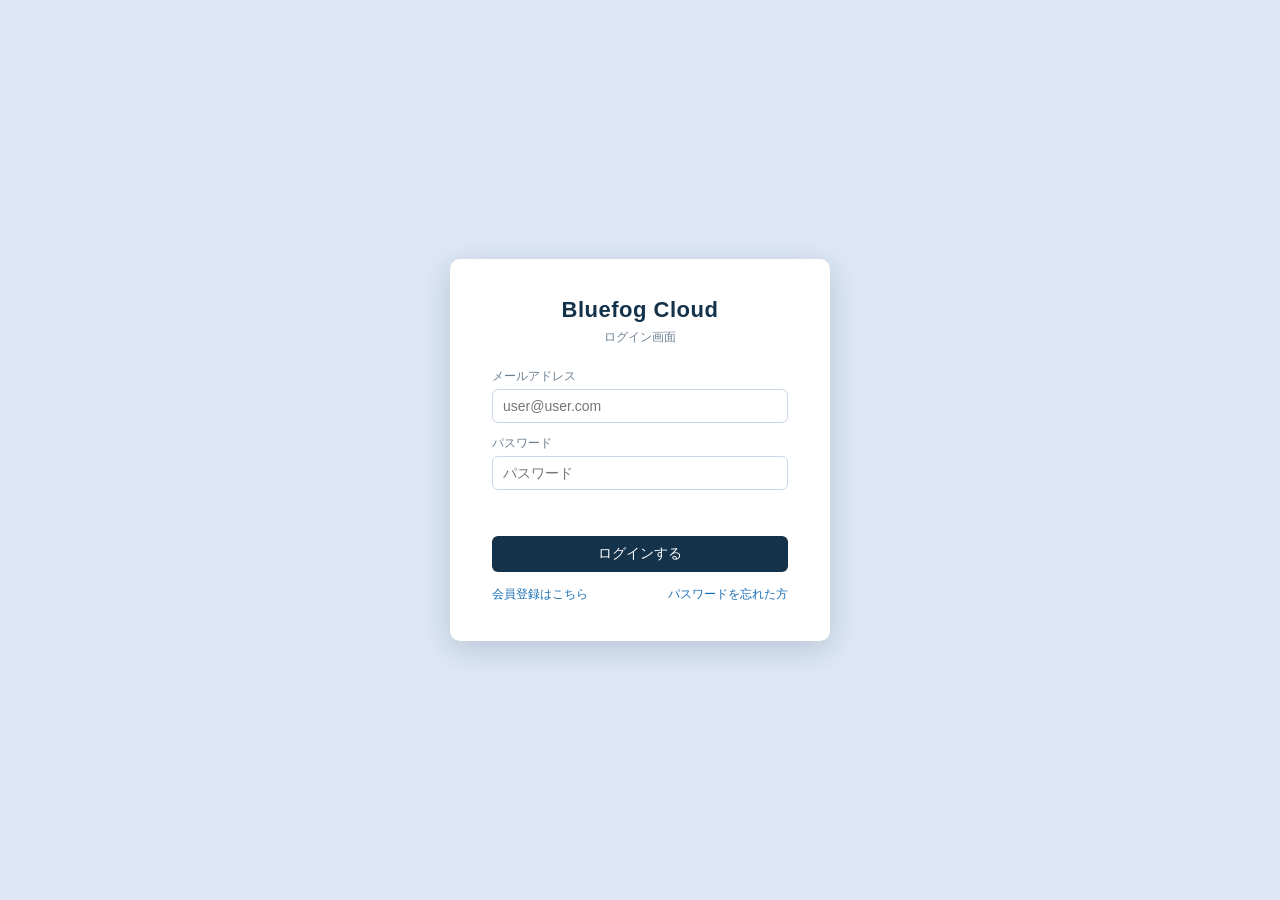
<file: index.html>
<!DOCTYPE html>
<html lang="ja">
<head>
<meta charset="UTF-8">
<meta name="viewport" content="width=device-width, initial-scale=1.0">
<title>Bluefog Cloud</title>
<style>
:root{
  --navy:#14324a; --navy-2:#0f2738; --teal:#1d7f8c; --teal-light:#e3f2f4;
  --accent:#e8613c; --bg:#dde7f5; --panel:#eef3fa; --card:#ffffff;
  --line:#c9d6e8; --text:#1e2f3f; --muted:#6b7f92; --link:#1a6fb5;
  --ok:#2e9e5b; --warn-bg:#fff3c4; --warn-tx:#8a6d00; --paid-bg:#dcf5e5; --paid-tx:#1d7a45;
  --danger:#c0392b;
}
*{box-sizing:border-box;margin:0;padding:0}
body{font-family:"Hiragino Kaku Gothic ProN","Hiragino Sans","Yu Gothic UI","Meiryo",sans-serif;background:var(--bg);color:var(--text);font-size:14px}
a{color:var(--link);text-decoration:none;cursor:pointer}
a:hover{text-decoration:underline}
button{font-family:inherit;cursor:pointer}
input,select,textarea{font-family:inherit;font-size:14px;padding:8px 10px;border:1px solid var(--line);border-radius:6px;background:#fff;color:var(--text);width:100%}
input:focus,select:focus,textarea:focus{outline:2px solid #7fb3d9;border-color:#7fb3d9}
/* ---------- login ---------- */
#loginView{min-height:100vh;display:flex;align-items:center;justify-content:center;background:var(--bg)}
.login-card{background:#fff;border-radius:10px;box-shadow:0 8px 30px rgba(20,50,74,.18);padding:38px 42px;width:380px}
.login-card h1{font-size:22px;color:var(--navy);text-align:center;letter-spacing:.5px}
.login-card .sub{text-align:center;color:var(--muted);font-size:12px;margin:6px 0 22px}
.login-card label{display:block;font-size:12px;color:var(--muted);margin:12px 0 4px}
.login-card .err{color:var(--danger);font-size:12px;margin-top:10px;min-height:16px;text-align:center}
.login-links{display:flex;justify-content:space-between;margin-top:14px;font-size:12px}
.btn{display:inline-block;background:var(--navy);color:#fff;border:none;border-radius:6px;padding:9px 18px;font-size:14px}
.btn:hover{background:var(--navy-2)}
.btn.block{width:100%;margin-top:20px}
.btn.ghost{background:#fff;color:var(--navy);border:1px solid var(--navy)}
.btn.ghost:hover{background:var(--panel)}
.btn.small{padding:5px 12px;font-size:12px}
.btn.accent{background:var(--teal)}
.btn.accent:hover{background:#166571}
.btn.danger{background:#fff;color:var(--danger);border:1px solid var(--danger)}
/* ---------- app layout ---------- */
#app{display:none;min-height:100vh}
header.topbar{display:flex;align-items:center;justify-content:space-between;background:#fff;border-bottom:1px solid var(--line);padding:10px 20px;position:sticky;top:0;z-index:20}
.brand{font-weight:700;font-size:18px;color:var(--navy);display:flex;align-items:center;gap:8px}
.brand .mark{width:22px;height:22px;border-radius:4px;background:linear-gradient(135deg,var(--teal) 50%,#9fd8de 50%)}
.userbox{font-size:12px;color:var(--muted);display:flex;align-items:center;gap:12px}
.manual-link{display:inline-block;background:var(--teal);color:#fff!important;border-radius:6px;padding:6px 14px;font-size:12px;font-weight:600;text-decoration:none!important}
.manual-link:hover{background:#166571}
.layout{display:flex;min-height:calc(100vh - 49px)}
nav.side{width:210px;background:var(--navy);color:#fff;padding:14px 0;flex-shrink:0}
nav.side .navttl{font-size:10px;letter-spacing:1px;color:#7fa3bd;padding:10px 18px 4px}
nav.side .clock{background:var(--navy-2);border-radius:8px;margin:2px 14px 8px;padding:10px 14px}
nav.side .clock .t{font-size:20px;font-weight:700;font-variant-numeric:tabular-nums;letter-spacing:1px}
nav.side .clock .d{font-size:11px;color:#9db8cc;margin-top:2px}
.csvbar{display:flex;gap:8px;justify-content:flex-end;margin-bottom:10px;flex-wrap:wrap}
.btn.yellow{background:#f0c674;color:#5a4300}.btn.yellow:hover{background:#e6b85c}
.btn.blue{background:#5b9bd5}.btn.blue:hover{background:#4a89c4}
.btn.green{background:#57bb8a}.btn.green:hover{background:#46a878}
.secttl{font-size:15px;font-weight:700;color:var(--navy);margin:0 0 10px}
.secttl .n{display:inline-block;margin-right:8px}
nav.side a{display:block;color:#dbe7f0;padding:9px 18px;font-size:13px;text-decoration:none}
nav.side a:hover{background:var(--navy-2)}
nav.side a.active{background:var(--teal);color:#fff;font-weight:600}
main#page{flex:1;padding:22px 26px;max-width:1150px}
.crumb{font-size:12px;color:var(--muted);text-align:right;margin-bottom:8px}
.crumb a{color:var(--link)}
h2.pagettl{font-size:18px;color:var(--navy);margin-bottom:14px}
.panel{background:var(--panel);border:1px solid var(--line);border-radius:10px;padding:18px}
.card{background:var(--card);border:1px solid var(--line);border-radius:8px;padding:16px;margin-bottom:14px}
.toolbar{display:flex;gap:10px;flex-wrap:wrap;align-items:center;margin-bottom:12px}
.toolbar input[type=text]{flex:1;min-width:180px}
.toolbar select{width:auto}
.right{display:flex;justify-content:flex-end;margin:10px 0}
table.list{width:100%;border-collapse:collapse;background:#fff;font-size:13px}
table.list th{color:var(--navy);font-weight:600;text-align:left;border-bottom:2px solid var(--line);padding:8px 6px;white-space:nowrap}
table.list td{border-bottom:1px solid #e4ebf5;padding:8px 6px;vertical-align:middle}
table.list tr:hover td{background:#f4f8fd}
.num{text-align:right;font-variant-numeric:tabular-nums}
.badge{display:inline-block;border-radius:4px;padding:2px 8px;font-size:11px;font-weight:600;white-space:nowrap}
.badge.warn{background:var(--warn-bg);color:var(--warn-tx)}
.badge.paid{background:var(--paid-bg);color:var(--paid-tx)}
.badge.gray{background:#e8edf4;color:var(--muted)}
.icon-btn{background:none;border:none;font-size:15px;padding:2px 5px;color:var(--navy)}
.icon-btn:hover{color:var(--accent)}
.req{background:var(--danger);color:#fff;font-size:10px;border-radius:3px;padding:1px 5px;margin-right:6px;vertical-align:middle}
.field{margin-bottom:14px;max-width:560px}
.field>label{display:block;font-size:12px;font-weight:600;color:var(--navy);margin-bottom:5px}
.formfoot{display:flex;gap:10px;margin-top:18px}
.grid2{display:grid;grid-template-columns:1fr 1fr;gap:0 24px}
.cards{display:grid;grid-template-columns:repeat(auto-fit,minmax(200px,1fr));gap:12px;margin-bottom:16px}
.stat{background:#fff;border:1px solid var(--line);border-radius:8px;padding:14px}
.stat .t{font-size:12px;color:var(--muted)}
.stat .v{font-size:20px;font-weight:700;color:var(--navy);margin-top:4px}
.notice li{list-style:none;border-bottom:1px solid #e4ebf5;padding:8px 2px;font-size:13px}
.notice .d{color:var(--muted);font-size:11px;margin-right:10px}
.pager{display:flex;gap:6px;justify-content:flex-end;margin-top:10px}
.pager button{border:1px solid var(--line);background:#fff;border-radius:4px;padding:3px 10px}
.pager button.cur{background:var(--navy);color:#fff}
.muted{color:var(--muted);font-size:12px}
.upload-box{border:2px dashed var(--line);border-radius:8px;background:#fff;padding:14px;text-align:center;font-size:12px;color:var(--muted)}
.upload-box.has{border-color:var(--teal);color:var(--teal)}
/* ---------- ledger tables ---------- */
table.sheet{width:100%;border-collapse:collapse;background:#fff;font-size:13px}
table.sheet th{background:#eef2f8;border:1px solid var(--line);padding:6px;color:var(--navy);font-weight:600}
table.sheet td{border:1px solid var(--line);padding:4px}
table.sheet td input,table.sheet td select{border:none;border-radius:0;padding:5px 6px;background:transparent}
table.sheet td input:focus{outline:2px solid #7fb3d9}
table.sheet td.total{font-weight:700;background:#f4f8fd}
.sheet-head{display:flex;align-items:center;gap:12px;margin-bottom:10px;flex-wrap:wrap}
.sheet-head .ttl{font-weight:700;color:var(--navy);font-size:15px}
.sheet-head .unit{margin-left:auto;font-size:11px;color:var(--muted)}
/* ---------- modal ---------- */
.modal-bg{position:fixed;inset:0;background:rgba(15,39,56,.45);display:none;align-items:center;justify-content:center;z-index:50}
.modal-bg.open{display:flex}
.modal{background:#fff;border-radius:10px;padding:24px;width:min(720px,94vw);max-height:90vh;overflow:auto}
.modal h3{color:var(--navy);margin-bottom:14px;font-size:16px}
/* ---------- invoice ---------- */
.invoice{background:#fff;padding:34px;max-width:760px;margin:0 auto;border:1px solid var(--line)}
.invoice h1{text-align:center;font-size:26px;letter-spacing:10px;margin-bottom:22px;color:var(--text)}
.inv-head{display:flex;justify-content:space-between;gap:20px;margin-bottom:10px;font-size:13px}
.inv-total{font-size:16px;font-weight:700;border-bottom:2px solid var(--text);display:inline-block;padding:4px 30px 4px 4px;margin-top:8px}
table.inv{width:100%;border-collapse:collapse;font-size:13px;margin-top:14px}
table.inv th{background:var(--navy);color:#fff;padding:7px 8px;border:1px solid var(--navy);font-weight:600}
table.inv td{border:1px solid #ccc;padding:7px 8px}
table.inv tr.inv-total-row td{background:#eef2f8;font-weight:700}
.inv-breakdown{margin-top:6px;display:flex;justify-content:flex-end}
.inv-breakdown table{border-collapse:collapse;font-size:12px}
.inv-breakdown td{padding:3px 6px;white-space:nowrap}
.inv-breakdown td.num{text-align:right;font-variant-numeric:tabular-nums}
.inv-note{font-size:11px;color:var(--muted);margin-top:6px}
.inv-bigtotal{text-align:right;margin:22px 0 6px;font-size:13px}
.inv-bigtotal .amt{font-size:24px;font-weight:700;color:var(--text);letter-spacing:1px;margin-left:10px}
.inv-due{text-align:right;font-size:12px;color:var(--muted);margin-bottom:16px}
@media print{
  body{background:#fff}
  body.printing-invoice #app,body.printing-invoice #loginView{display:none!important}
  #invoicePrintArea{display:block!important}
  .no-print{display:none!important}
}
#invoicePrintArea{display:none}
@media(max-width:800px){.layout{flex-direction:column}nav.side{width:100%;display:flex;flex-wrap:wrap}nav.side .navttl{display:none}.grid2{grid-template-columns:1fr}}
</style>
</head>
<body>

<!-- ================= LOGIN ================= -->
<div id="loginView">
  <div class="login-card">
    <h1>Bluefog Cloud</h1>
    <div class="sub">ログイン画面</div>
    <label>メールアドレス</label>
    <input type="email" id="loginEmail" placeholder="user@user.com" autocomplete="username">
    <label>パスワード</label>
    <input type="password" id="loginPw" placeholder="パスワード" autocomplete="current-password">
    <div class="err" id="loginErr"></div>
    <button class="btn block" onclick="doLogin()">ログインする</button>
    <div class="login-links">
      <a onclick="alert('デモ版のため会員登録は省略されています。\nuser@user.com / password でログインしてください。')">会員登録はこちら</a>
      <a onclick="alert('デモ版のためパスワード再発行は省略されています。')">パスワードを忘れた方</a>
    </div>
  </div>
</div>

<!-- ================= APP ================= -->
<div id="app">
  <header class="topbar">
    <div class="brand"><span class="mark"></span>Bluefog Cloud</div>
    <div class="userbox">
      <a class="manual-link" href="manual.html" target="_blank" title="ユーザー利用マニュアルを開く">📖 操作マニュアル</a>
      <span id="userLabel"></span>
      <button class="btn ghost small" onclick="logout()">ログアウト</button>
    </div>
  </header>
  <div class="layout">
    <nav class="side" id="sideNav">
      <div class="clock"><div class="t" id="clockTime">--:--:--</div><div class="d" id="clockDate"></div></div>
      <div class="navttl">MENU</div>
      <a data-page="home">ホーム</a>
      <a data-page="customers">顧客管理</a>
      <a data-page="sales">受注取引一覧</a>
      <a data-page="purchases">発注取引一覧(アップロード)</a>
      <div class="navttl">支払通知書管理</div>
      <a data-page="paynotices">支払通知書一覧</a>
      <a data-page="payform">支払通知書作成</a>
      <div class="navttl">会計帳簿</div>
      <a data-page="ledger">総勘定元帳</a>
      <a data-page="bs">貸借対照表</a>
      <a data-page="pl">損益計算書</a>
      <a data-page="cf">キャッシュフロー計算書</a>
      <div class="navttl">賃貸革命連携</div>
      <a data-page="m_landlords">家主基本情報</a>
      <a data-page="m_contractors">契約者情報</a>
      <a data-page="m_repairers">修繕業者情報</a>
      <a data-page="m_agents">仲介・管理業者情報</a>
      <a data-page="m_insurers">保険会社情報</a>
      <div class="navttl">設定</div>
      <a data-page="settings">会計・消費税設定</a>
      <a data-page="profile">プロフィール</a>
    </nav>
    <main id="page"></main>
  </div>
</div>

<div class="modal-bg" id="modalBg"><div class="modal" id="modalBox"></div></div>
<div id="invoicePrintArea"></div>

<script>
"use strict";
/* ================= state ================= */
const DEFAULT_DB = {
  profile:{name:"ユーザー企業 ご担当者", email:"user@user.com", pw:"password"},
  settings:{taxRate:10, rounding:"floor",
    company:{name:"ユーザー企業株式会社", regNo:"T1234567890123", zip:"600-0000",
      addr:"京都府京都市中京区〇〇町1-2-3", tel:"075-000-0000",
      bank:"〇〇銀行 △△支店 普通 1234567 ユーザーキギヨウ(カ"}},
  customers:[
    {id:"c1", name:"test1株式会社", person:"山田 太郎", email:"info@test1.co.jp", tel:"03-0000-0000", addr:"東京都千代田区1-1-1", site:"月末締め翌月末払い", regNo:"T9876543210987", memo:""},
    {id:"c2", name:"サンプル商事株式会社", person:"佐藤 花子", email:"sato@sample.co.jp", tel:"06-0000-0000", addr:"大阪府大阪市北区2-2-2", site:"20日締め翌月10日払い", regNo:"", memo:""}
  ],
  sales:[
    {id:"01h04cdeeq8pgxgswe8ab7qb83", date:"2026-05-11", custId:"c1", method:"現金", amount:55000, tax:5500, status:"請求済", invoiced:"", memo:"",
     items:[{name:"商品売上", amount:55000, rate:10}]},
    {id:"01h10apet73rdvnymkzqf3wq5f", date:"2026-05-21", custId:"c1", method:"現金", amount:185000, tax:17500, status:"請求済", invoiced:"2026-05-21 23:37", memo:"",
     items:[{name:"保守サポート費用(月額)", amount:135000, rate:10},{name:"商品B", amount:50000, rate:8}]}
  ],
  purchases:[
    {id:"5bzsfdnj2", date:"2026-05-21", custId:"c1", method:"現金", amount:88000, tax:8800, up:"2026-05-21", status:"支払い済", files:{}, memo:""},
    {id:"8jfrhv3ms", date:"2026-05-16", custId:"c1", method:"普通預金", amount:46200, tax:4620, up:"2026-05-16", status:"支払い済", files:{}, memo:""},
    {id:"85tagbt6s", date:"2026-05-15", custId:"c1", method:"現金", amount:27500, tax:2750, up:"2026-05-15", status:"支払い済", files:{}, memo:""}
  ],
  ledger:{date:"2026-05-02", rows:[{no:"test1", m:"1", d:"3", acct:"売掛金", note:"商品売上", page:"1", dr:55000, cr:0}]},
  bs:{date:"2026-08-16",
    assets:[{name:"現金及び預金", v:3550000},{name:"売掛金", v:1450000},{name:"固定資産", v:5500000}],
    liabs:[{name:"買掛金", v:980000},{name:"長期借入金", v:3200000}],
    equity:[{name:"資本金", v:5000000},{name:"利益剰余金", v:1320000}]},
  pl:{from:"2026-01-01", to:"2026-12-31",
    rows:[{name:"売上高", type:"収益", v:12800000},{name:"売上原価", type:"費用", v:6400000},{name:"販売費及び一般管理費", type:"費用", v:3200000}]},
  cf:{from:"2026-01-01", to:"2026-12-31", beg:2100000,
    op:[{name:"税引前当期純利益", v:3450000}],
    inv:[{name:"有形固定資産の取得による支出", v:-1200000}],
    fin:[{name:"長期借入金の返済による支出", v:-800000}]},
  paymentNotices:[
    {id:"SC-20260701-001", custId:"c1", title:"6月分お支払いのご案内", payDate:"2026-07-31", created:"2026-07-01",
     items:[{date:"2026-06-30", item:"業務委託料(6月分)", price:120000, unit:"式", qty:1, tax:"外税"},
            {date:"2026-06-30", item:"交通費実費", price:3200, unit:"式", qty:1, tax:"非課税"}]}
  ],
  masters:{m_landlords:[], m_contractors:[], m_repairers:[], m_agents:[], m_insurers:[]}
};
let db;
const LS_KEY="bluefog_cloud_db_v1";
function loadDb(){
  try{const s=localStorage.getItem(LS_KEY); if(s){db=JSON.parse(s);}}catch(e){}
  if(!db)db=JSON.parse(JSON.stringify(DEFAULT_DB));
  /* migration for saved data from older versions */
  if(!db.paymentNotices)db.paymentNotices=JSON.parse(JSON.stringify(DEFAULT_DB.paymentNotices));
  if(!db.masters)db.masters=JSON.parse(JSON.stringify(DEFAULT_DB.masters));
  (db.sales||[]).forEach(s=>{
    if(!s.items||!s.items.length) s.items=[{name:s.memo||"商品売上", amount:Number(s.amount)||0, rate:db.settings.taxRate}];
  });
}
function save(){ try{localStorage.setItem(LS_KEY, JSON.stringify(db));}catch(e){} }

/* ================= helpers ================= */
const $=s=>document.querySelector(s);
function esc(s){return String(s==null?"":s).replace(/[&<>"']/g,c=>({"&":"&amp;","<":"&lt;",">":"&gt;",'"':"&quot;","'":"&#39;"}[c]));}
function yen(n){n=Number(n)||0;return "¥"+n.toLocaleString("ja-JP");}
function num(n){n=Number(n)||0;return n.toLocaleString("ja-JP");}
function uid(){return Date.now().toString(36)+Math.random().toString(36).slice(2,8);}
function today(){const d=new Date();return d.toISOString().slice(0,10);}
function nowStamp(){const d=new Date();const p=x=>String(x).padStart(2,"0");return `${d.getFullYear()}.${p(d.getMonth()+1)}.${p(d.getDate())} ${p(d.getHours())}:${p(d.getMinutes())}`;}
function dotDate(s){return s?s.replaceAll("-","."):"";}
function custName(id){const c=db.customers.find(c=>c.id===id);return c?c.name:"(削除済み)";}
function calcTaxAt(amount, rate){
  const r=Number(rate)/100, raw=(Number(amount)||0)*r, m=db.settings.rounding;
  return m==="ceil"?Math.ceil(raw):m==="round"?Math.round(raw):Math.floor(raw);
}
function calcTax(amount){ return calcTaxAt(amount, db.settings.taxRate); }
function addDays(dateStr, n){
  const d=new Date(dateStr+"T00:00:00"); d.setDate(d.getDate()+n);
  const p=x=>String(x).padStart(2,"0");
  return `${d.getFullYear()}-${p(d.getMonth()+1)}-${p(d.getDate())}`;
}
function csvDownload(filename, rows){
  const csv=rows.map(r=>r.map(c=>{c=String(c==null?"":c);return /[",\n]/.test(c)?'"'+c.replaceAll('"','""')+'"':c;}).join(",")).join("\r\n");
  const blob=new Blob(["﻿"+csv],{type:"text/csv"});
  const a=document.createElement("a");a.href=URL.createObjectURL(blob);a.download=filename;a.click();
  setTimeout(()=>URL.revokeObjectURL(a.href),3000);
}
function openModal(html){$("#modalBox").innerHTML=html;$("#modalBg").classList.add("open");}
function closeModal(){$("#modalBg").classList.remove("open");}
$("#modalBg") && document.addEventListener("click",e=>{if(e.target.id==="modalBg")closeModal();});

/* ================= auth ================= */
function doLogin(){
  const em=$("#loginEmail").value.trim(), pw=$("#loginPw").value;
  if(em===db.profile.email && pw===db.profile.pw){
    sessionStorage.setItem("bf_login","1");
    showApp();
  }else{
    $("#loginErr").textContent="メールアドレスまたはパスワードが正しくありません。";
  }
}
function logout(){sessionStorage.removeItem("bf_login");location.reload();}
function showApp(){
  $("#loginView").style.display="none";$("#app").style.display="block";
  $("#userLabel").textContent=db.profile.name+"("+db.profile.email+")";
  show("home");
}

/* ================= router ================= */
const PAGES={};
function show(page){
  document.querySelectorAll("#sideNav a").forEach(a=>a.classList.toggle("active",a.dataset.page===page));
  PAGES[page]();
  window.scrollTo(0,0);
}
document.querySelectorAll("#sideNav a").forEach(a=>a.onclick=()=>show(a.dataset.page));
function crumb(label){return `<div class="crumb"><a onclick="show('home')">ホーム</a> / ${label}</div>`;}

/* ================= home ================= */
PAGES.home=function(){
  const ar=db.sales.filter(s=>s.status!=="入金済").reduce((t,s)=>t+Number(s.amount)+Number(s.tax),0);
  const ap=db.purchases.filter(p=>p.status!=="支払い済").reduce((t,p)=>t+Number(p.amount)+Number(p.tax),0);
  const month=today().slice(0,7);
  const ms=db.sales.filter(s=>(s.date||"").startsWith(month)).reduce((t,s)=>t+Number(s.amount),0);
  $("#page").innerHTML=`
    ${crumb("マイページ")}
    <h2 class="pagettl">マイページトップ</h2>
    <div class="cards">
      <div class="stat"><div class="t">登録顧客数</div><div class="v">${db.customers.length} 社</div></div>
      <div class="stat"><div class="t">今月の売上(税抜)</div><div class="v">${yen(ms)}</div></div>
      <div class="stat"><div class="t">未回収売掛金(税込)</div><div class="v">${yen(ar)}</div></div>
      <div class="stat"><div class="t">未払買掛金(税込)</div><div class="v">${yen(ap)}</div></div>
    </div>
    <div class="panel">
      <div class="card">
        <b style="color:var(--navy)">お知らせ</b>
        <ul class="notice" style="margin-top:8px">
          <li><span class="d">2026.07.23</span><a href="manual.html" target="_blank"><b>操作マニュアルのお知らせ</b> — ユーザー利用マニュアルはこちら</a> <a href="manual.pdf" target="_blank" class="muted">(PDF版)</a></li>
          <li><span class="d">2026.07.01</span>電子帳簿保存法対応:タイムスタンプ付与機能を更新しました。</li>
          <li><span class="d">2026.06.15</span>インボイス(適格請求書)テンプレートを更新しました。</li>
          <li><span class="d">2026.05.10</span>財務三表のCSV保存機能を追加しました。</li>
        </ul>
      </div>
      <div class="card">
        <b style="color:var(--navy)">クイックメニュー</b>
        <div class="toolbar" style="margin-top:10px">
          <button class="btn accent small" onclick="show('customers')">顧客管理</button>
          <button class="btn accent small" onclick="show('sales')">取引管理(売上)</button>
          <button class="btn accent small" onclick="show('purchases')">取引書類(仕入)</button>
          <button class="btn accent small" onclick="show('ledger')">総勘定元帳</button>
          <button class="btn accent small" onclick="show('bs')">財務三表</button>
        </div>
      </div>
    </div>`;
};

/* ================= customers ================= */
let custQ="";
PAGES.customers=function(){
  const list=db.customers.filter(c=>!custQ||[c.name,c.person,c.email,c.tel].join(" ").includes(custQ));
  $("#page").innerHTML=`
    ${crumb("顧客一覧")}
    <h2 class="pagettl">顧客一覧</h2>
    <div class="panel">
      <div class="toolbar">
        <input type="text" id="custQ" placeholder="会社名・担当者・メール等で検索" value="${esc(custQ)}">
        <button class="btn small" onclick="custQ=$('#custQ').value;show('customers')">検索</button>
        <span style="flex:1"></span>
        <button class="btn ghost small" onclick="custForm()">顧客作成</button>
      </div>
      <div class="card" style="overflow-x:auto">
        <table class="list">
          <tr><th>会社名</th><th>担当者</th><th>メールアドレス</th><th>電話番号</th><th>支払サイト</th><th>登録番号</th><th>操作</th></tr>
          ${list.map(c=>`<tr>
            <td><a onclick="custForm('${c.id}')">${esc(c.name)}</a></td>
            <td>${esc(c.person)}</td><td>${esc(c.email)}</td><td>${esc(c.tel)}</td>
            <td>${esc(c.site)}</td><td class="muted">${esc(c.regNo)}</td>
            <td><button class="icon-btn" title="編集" onclick="custForm('${c.id}')">✎</button>
                <button class="icon-btn" title="削除" onclick="custDel('${c.id}')">🗑</button></td>
          </tr>`).join("")||`<tr><td colspan="7" class="muted">該当する顧客がありません。</td></tr>`}
        </table>
        <div class="pager"><button>&lt;</button><button class="cur">1</button><button>&gt;</button></div>
      </div>
    </div>`;
  $("#custQ").addEventListener("keydown",e=>{if(e.key==="Enter"){custQ=e.target.value;show("customers");}});
};
function custForm(id, afterSave){
  const c=id?db.customers.find(x=>x.id===id):{name:"",person:"",email:"",tel:"",addr:"",site:"月末締め翌月末払い",regNo:"",memo:""};
  openModal(`
    <h3>${id?"顧客編集":"顧客作成"}</h3>
    <div class="field"><label><span class="req">必須</span>会社名</label><input id="cf_name" value="${esc(c.name)}"></div>
    <div class="grid2">
      <div class="field"><label>担当者名</label><input id="cf_person" value="${esc(c.person)}"></div>
      <div class="field"><label>メールアドレス</label><input id="cf_email" value="${esc(c.email)}"></div>
      <div class="field"><label>電話番号</label><input id="cf_tel" value="${esc(c.tel)}"></div>
      <div class="field"><label>支払サイト</label>
        <select id="cf_site">${["月末締め翌月末払い","月末締め翌々月末払い","20日締め翌月10日払い","即時払い","その他"].map(s=>`<option ${c.site===s?"selected":""}>${s}</option>`).join("")}</select></div>
    </div>
    <div class="field"><label>住所</label><input id="cf_addr" value="${esc(c.addr)}"></div>
    <div class="field"><label>適格請求書発行事業者 登録番号</label><input id="cf_reg" placeholder="T1234567890123" value="${esc(c.regNo)}"></div>
    <div class="field"><label>メモ</label><textarea id="cf_memo" rows="2">${esc(c.memo)}</textarea></div>
    <div class="formfoot">
      <button class="btn ghost" onclick="closeModal()">キャンセル</button>
      <button class="btn" onclick="custSave('${id||""}',${afterSave?"true":"false"})">${id?"更新":"作成"}</button>
    </div>`);
}
function custSave(id, reopenTx){
  const name=$("#cf_name").value.trim();
  if(!name){alert("会社名は必須です。");return;}
  const data={name,person:$("#cf_person").value,email:$("#cf_email").value,tel:$("#cf_tel").value,
    addr:$("#cf_addr").value,site:$("#cf_site").value,regNo:$("#cf_reg").value,memo:$("#cf_memo").value};
  if(id){Object.assign(db.customers.find(c=>c.id===id),data);}
  else{data.id="c"+uid();db.customers.push(data);}
  save();closeModal();
  if(reopenTx==="true"||reopenTx===true){/* return to tx form */}
  const active=document.querySelector("#sideNav a.active");
  show(active?active.dataset.page:"customers");
}
function custDel(id){
  if(!confirm("この顧客を削除しますか?関連する取引の表示名は「(削除済み)」になります。"))return;
  db.customers=db.customers.filter(c=>c.id!==id);save();show("customers");
}

/* ================= sales (受注管理) ================= */
let saleF={q:"",method:"",status:""};
PAGES.sales=function(){
  const list=db.sales.filter(s=>{
    if(saleF.method&&s.method!==saleF.method)return false;
    if(saleF.status&&s.status!==saleF.status)return false;
    if(saleF.q&&![s.id,custName(s.custId),s.memo].join(" ").includes(saleF.q))return false;
    return true;
  }).sort((a,b)=>(b.date||"").localeCompare(a.date||""));
  $("#page").innerHTML=`
    ${crumb("取引一覧")}
    <h2 class="pagettl">取引一覧(売上)</h2>
    <div class="panel">
      <div class="toolbar">
        <input type="text" id="sQ" placeholder="No・取引先名で検索" value="${esc(saleF.q)}">
        <select id="sM"><option value="">入金方法</option>${["現金","普通預金","当座預金","クレジット"].map(m=>`<option ${saleF.method===m?"selected":""}>${m}</option>`).join("")}</select>
        <select id="sS"><option value="">ステータス</option>${["未請求","請求済","入金済"].map(m=>`<option ${saleF.status===m?"selected":""}>${m}</option>`).join("")}</select>
        <button class="btn small" onclick="saleF={q:$('#sQ').value,method:$('#sM').value,status:$('#sS').value};show('sales')">絞り込み</button>
        <span style="flex:1"></span>
        <button class="btn ghost small" onclick="saleForm()">取引作成</button>
      </div>
      <div class="card" style="overflow-x:auto">
        <table class="list">
          <tr><th>No</th><th>作成日</th><th>取引先名</th><th>入金方法</th><th class="num">請求金額</th><th class="num">税額</th><th>請求書</th><th>作成日時/履歴</th><th>ステータス</th><th>操作</th></tr>
          ${list.map(s=>`<tr>
            <td class="muted" style="max-width:170px;overflow:hidden;text-overflow:ellipsis">${esc(s.id)}</td>
            <td>${dotDate(s.date)}</td>
            <td>${esc(custName(s.custId))}</td>
            <td>${esc(s.method)}</td>
            <td class="num">${yen(s.amount)}</td>
            <td class="num">${yen(s.tax)}</td>
            <td>${s.invoiced?`<a onclick="invoiceView('${s.id}')">⬇ 表示</a>`:`<a onclick="invoiceView('${s.id}')">請求書作成</a>`}</td>
            <td class="muted">${esc(s.invoiced)}</td>
            <td><span class="badge ${s.status==="入金済"?"paid":s.status==="請求済"?"warn":"gray"}">${s.status}</span></td>
            <td><button class="icon-btn" title="編集" onclick="saleForm('${s.id}')">✎</button>
                <button class="icon-btn" title="削除" onclick="saleDel('${s.id}')">🗑</button></td>
          </tr>`).join("")||`<tr><td colspan="10" class="muted">取引がありません。</td></tr>`}
        </table>
        <div class="pager"><button>&lt;</button><button class="cur">1</button><button>&gt;</button></div>
      </div>
    </div>`;
};
function custOptions(sel){
  return `<option value="">選択してください</option>`+db.customers.map(c=>`<option value="${c.id}" ${sel===c.id?"selected":""}>${esc(c.name)}</option>`).join("");
}
const RATE_LABEL={10:"10%対象",8:"軽減8%対象",0:"対象外(非課税)"};
let saleDraft=null, saleFormId="";
/* 適格請求書のルール: 端数処理(切り捨て/四捨五入/切り上げ)は「税率ごとに1回」。
   明細行ごとに計算して合算すると税額がずれるため、同一税率の税抜金額を
   先に合算してから消費税額を1回だけ算出する。 */
function groupByRate(items){
  const g={};
  (items||[]).forEach(it=>{
    const r=Number(it.rate)||0;
    if(!g[r]) g[r]={rate:r, sub:0};
    g[r].sub+=Number(it.amount)||0;
  });
  Object.values(g).forEach(v=>{ v.tax=calcTaxAt(v.sub, v.rate); });
  return g;
}
function saleTotals(items){
  const g=groupByRate(items);
  let sub=0,tax=0;
  Object.values(g).forEach(v=>{sub+=v.sub;tax+=v.tax;});
  return {sub,tax,total:sub+tax,groups:g};
}
function saleForm(id){
  saleFormId=id||"";
  if(id){
    const src=db.sales.find(x=>x.id===id);
    saleDraft=JSON.parse(JSON.stringify(src));
    if(!saleDraft.items||!saleDraft.items.length) saleDraft.items=[{name:src.memo||"商品売上",amount:src.amount,rate:db.settings.taxRate}];
  }else{
    saleDraft={date:today(),custId:"",method:"",status:"未請求",memo:"",items:[{name:"",amount:"",rate:db.settings.taxRate}]};
  }
  renderSaleForm(saleFormId);
}
function renderSaleForm(id){
  const s=saleDraft, t=saleTotals(s.items);
  openModal(`
    <h3>${id?"取引編集":"取引作成"}(売上)・インボイス対応請求書</h3>
    <div class="field"><label><span class="req">必須</span>取引先名</label>
      <select id="tf_cust">${custOptions(s.custId)}</select>
      <div style="margin-top:6px"><button class="btn ghost small" onclick="custForm(null,true)">顧客情報を新規登録</button></div>
    </div>
    <div class="grid2">
      <div class="field"><label><span class="req">必須</span>作成日</label><input type="date" id="tf_date" value="${esc(s.date)}"></div>
      <div class="field"><label><span class="req">必須</span>入金方法</label>
        <select id="tf_method"><option value="">選択してください</option>${["現金","普通預金","当座預金","クレジット"].map(m=>`<option ${s.method===m?"selected":""}>${m}</option>`).join("")}</select></div>
      <div class="field"><label><span class="req">必須</span>ステータス</label>
        <select id="tf_status">${["未請求","請求済","入金済"].map(m=>`<option ${s.status===m?"selected":""}>${m}</option>`).join("")}</select></div>
      <div class="field"><label>備考(請求書には表示されません)</label><input id="tf_memo" value="${esc(s.memo)}"></div>
    </div>
    <div class="field" style="max-width:none">
      <label>明細(品目ごとに税率を設定できます・軽減税率8%対応)</label>
      <div class="right" style="margin:0 0 8px"><button class="btn ghost small" onclick="saleItemAdd()">+ 明細行を追加</button></div>
      <div style="overflow-x:auto">
      <table class="sheet" id="tfItems">
        <tr><th>品目・内容</th><th style="width:130px">税抜金額</th><th style="width:110px">税率</th><th style="width:110px">消費税額</th><th style="width:40px"></th></tr>
        ${s.items.map((it,i)=>`<tr>
          <td><input data-i="${i}" data-k="name" value="${esc(it.name)}" placeholder="品目・内容"></td>
          <td><input data-i="${i}" data-k="amount" type="number" value="${it.amount}" style="text-align:right"></td>
          <td><select data-i="${i}" data-k="rate">
            <option value="10" ${String(it.rate)==="10"?"selected":""}>10%(標準)</option>
            <option value="8" ${String(it.rate)==="8"?"selected":""}>8%(軽減)</option>
            <option value="0" ${String(it.rate)==="0"?"selected":""}>対象外(0%)</option>
          </select></td>
          <td class="num" style="padding:4px 8px">${yen(calcTaxAt(it.amount,it.rate))}</td>
          <td><button class="icon-btn" onclick="saleItemDel(${i})">🗑</button></td>
        </tr>`).join("")}
      </table>
      </div>
      <table class="sheet" style="max-width:340px;margin-left:auto;margin-top:10px">
        <tr><td>小計(税抜)</td><td class="num" style="padding:4px 8px;width:150px">${yen(t.sub)}</td></tr>
        <tr><td>消費税</td><td class="num" style="padding:4px 8px">${yen(t.tax)}</td></tr>
        <tr><td class="total">請求金額(税込)</td><td class="total num" style="padding:4px 8px">${yen(t.total)}</td></tr>
      </table>
    </div>
    <div class="formfoot">
      <button class="btn ghost" onclick="saleDraft=null;closeModal()">キャンセル</button>
      <button class="btn" onclick="saleSave('${id||""}')">${id?"更新":"作成"}</button>
    </div>`);
  $("#tfItems").addEventListener("change",e=>{
    const i=e.target.dataset.i;if(i==null)return;
    const k=e.target.dataset.k;
    saleDraft.items[i][k]=k==="amount"?Number(e.target.value)||0:(k==="rate"?Number(e.target.value):e.target.value);
    collectSaleHeader();
    renderSaleForm(saleFormId);
  });
}
function collectSaleHeader(){
  if(!$("#tf_cust"))return;
  saleDraft.custId=$("#tf_cust").value;saleDraft.date=$("#tf_date").value;saleDraft.method=$("#tf_method").value;
  saleDraft.status=$("#tf_status").value;saleDraft.memo=$("#tf_memo").value;
}
function saleItemAdd(){collectSaleHeader();saleDraft.items.push({name:"",amount:"",rate:db.settings.taxRate});renderSaleForm(saleFormId);}
function saleItemDel(i){collectSaleHeader();if(saleDraft.items.length<=1){alert("明細は1件以上必要です。");return;}saleDraft.items.splice(i,1);renderSaleForm(saleFormId);}
function saleSave(id){
  collectSaleHeader();
  const s=saleDraft;
  if(!s.custId||!s.date||!s.method){alert("必須項目を入力してください。");return;}
  for(const it of s.items){if(!it.name||!it.amount){alert("明細の品目・内容と税抜金額を入力してください。");return;}}
  const t=saleTotals(s.items);
  const data={custId:s.custId,date:s.date,method:s.method,status:s.status,memo:s.memo,items:s.items,amount:t.sub,tax:t.tax};
  if(id){Object.assign(db.sales.find(x=>x.id===id),data);}
  else{data.id=uid();data.invoiced="";db.sales.push(data);}
  saveDraftClear();save();closeModal();show("sales");
}
function saveDraftClear(){saleDraft=null;saleFormId="";}
function saleDel(id){if(confirm("この取引を削除しますか?")){db.sales=db.sales.filter(s=>s.id!==id);save();show("sales");}}
function roundLabel(){return {floor:"切り捨て",round:"四捨五入",ceil:"切り上げ"}[db.settings.rounding];}

/* ================= invoice (適格請求書・インボイス対応) ================= */
function invoiceItems(s){
  return (s.items&&s.items.length)?s.items:[{name:s.memo||"商品売上",amount:s.amount,rate:db.settings.taxRate}];
}
function invoiceHtml(s){
  const c=db.customers.find(x=>x.id===s.custId)||{name:"(削除済み)",addr:"",regNo:"",site:""};
  const co=db.settings.company, items=invoiceItems(s);
  const t=saleTotals(items);
  const dueDate=addDays(s.date,30);
  // per-rate breakdown, in the order 10% → 8% → 0%
  const rates=[10,8,0].filter(r=>items.some(it=>Number(it.rate)===r));
  const hasReduced=items.some(it=>Number(it.rate)===8);
  return `
  <div class="invoice">
    <h1>請 求 書</h1>
    <div class="inv-head">
      <div>
        <div style="font-size:15px;font-weight:700;border-bottom:1px solid #333;padding-bottom:4px;margin-bottom:6px">${esc(c.name)} 様</div>
        <div style="margin-top:6px">下記の通りご請求申し上げます。</div>
      </div>
      <div style="text-align:right;font-size:12px">
        <div>No. ${esc(s.id)}</div>
        <div>発行日: ${esc(s.date)}</div>
      </div>
    </div>
    <div class="inv-head" style="margin-top:2px">
      <div class="muted" style="font-size:12px">${esc(c.addr)}</div>
      <div style="text-align:right;font-size:12px">
        <div style="font-weight:700;font-size:14px">${esc(co.name)}</div>
        <div>登録番号: ${esc(co.regNo)}</div>
        <div>${esc(co.zip)} ${esc(co.addr)}</div>
        <div>TEL: ${esc(co.tel)}</div>
      </div>
    </div>
    <table class="inv">
      <tr><th style="width:44%">品目・内容</th><th class="num">税抜金額</th><th style="width:70px;text-align:center">税率</th><th class="num">消費税額</th><th class="num">税込金額</th></tr>
      ${items.map(it=>{
        const rate=Number(it.rate), tx=calcTaxAt(it.amount,rate), tot=Number(it.amount)+tx;
        const label=rate===8?"8%":rate===0?"-":"10%";
        return `<tr><td>${esc(it.name)}${rate===8?"※":""}</td><td class="num">${yen(it.amount)}</td><td style="text-align:center">${label}</td><td class="num">${yen(tx)}</td><td class="num">${yen(tot)}</td></tr>`;
      }).join("")}
      <tr class="inv-total-row"><td colspan="3" style="text-align:right">合計</td><td class="num">${yen(t.tax)}</td><td class="num">${yen(t.total)}</td></tr>
    </table>
    <div class="inv-breakdown">
      <table>
        ${rates.map(r=>{
          const g=t.groups[r];
          return `<tr><td>${esc(RATE_LABEL[r])}</td><td class="num">${yen(g.sub)}</td><td>消費税</td><td class="num">${yen(g.tax)}</td></tr>`;
        }).join("")}
      </table>
    </div>
    ${hasReduced?`<div class="inv-note">※は軽減税率対象品目です。</div>`:""}
    ${rates.some(r=>items.filter(it=>Number(it.rate)===r).length>1)?`<div class="inv-note">消費税額は適格請求書等保存方式に基づき、税率ごとに区分した合計額に対して1回のみ端数処理しています(明細行ごとの税額は目安表示です)。</div>`:""}
    <div class="inv-due">取引年月日: ${esc(s.date)}</div>
    <div class="inv-bigtotal">ご請求金額：<span class="amt">${yen(t.total)}</span>（税込）</div>
    <div class="inv-due">お支払期限: ${esc(dueDate)}</div>
    <div style="margin-top:18px;font-size:12px">
      <b>お振込先</b><br>${esc(co.bank)}<br>
      <span class="muted">恐れ入りますが、振込手数料は貴社にてご負担いただけますようお願い申し上げます。<br>ご不明な点がございましたら、お気軽にお問い合わせください。</span>
    </div>
  </div>`;
}
function invoiceView(id){
  const s=db.sales.find(x=>x.id===id);
  if(!s.custId||!db.customers.find(c=>c.id===s.custId)){alert("取引先が未設定のため請求書を作成できません。");return;}
  openModal(`
    ${invoiceHtml(s)}
    <div class="formfoot no-print" style="justify-content:center">
      <button class="btn ghost" onclick="closeModal()">閉じる</button>
      <button class="btn accent" onclick="invoicePrint('${id}')">印刷 / PDF保存</button>
      ${s.status==="未請求"?`<button class="btn" onclick="invoiceIssue('${id}')">請求済にする</button>`:""}
    </div>`);
  if(!s.invoiced){s.invoiced=nowStamp();save();}
}
function invoiceIssue(id){const s=db.sales.find(x=>x.id===id);s.status="請求済";s.invoiced=nowStamp();save();closeModal();show("sales");}
function invoicePrint(id){
  const s=db.sales.find(x=>x.id===id);
  $("#invoicePrintArea").innerHTML=invoiceHtml(s);
  document.body.classList.add("printing-invoice");
  window.print();
  document.body.classList.remove("printing-invoice");
}

/* ================= purchases (発注・書類アップロード) ================= */
const P_DOCS=[["quote","見積書"],["invoice","請求書"],["receipt","領収書"],["contract","契約書"]];
let purF={q:"",from:"",to:"",method:"",status:""};
PAGES.purchases=function(){
  const list=db.purchases.filter(p=>{
    if(purF.method&&p.method!==purF.method)return false;
    if(purF.status&&p.status!==purF.status)return false;
    if(purF.from&&p.date<purF.from)return false;
    if(purF.to&&p.date>purF.to)return false;
    if(purF.q&&![p.id,custName(p.custId),p.memo].join(" ").includes(purF.q))return false;
    return true;
  }).sort((a,b)=>(b.date||"").localeCompare(a.date||""));
  $("#page").innerHTML=`
    ${crumb("取引書類一覧")}
    <h2 class="pagettl">取引書類一覧(仕入・アップロード)</h2>
    <div class="panel">
      <div class="toolbar">
        <input type="text" id="pQ" placeholder="No・取引先名で検索" value="${esc(purF.q)}">
        <input type="date" id="pF" title="発行日:開始日" value="${esc(purF.from)}" style="width:150px">
        <input type="date" id="pT" title="発行日:終了日" value="${esc(purF.to)}" style="width:150px">
        <select id="pM"><option value="">入金方法</option>${["現金","普通預金","当座預金","クレジット"].map(m=>`<option ${purF.method===m?"selected":""}>${m}</option>`).join("")}</select>
        <select id="pS"><option value="">ステータス</option>${["未払い","支払い済"].map(m=>`<option ${purF.status===m?"selected":""}>${m}</option>`).join("")}</select>
        <button class="btn small" onclick="purF={q:$('#pQ').value,from:$('#pF').value,to:$('#pT').value,method:$('#pM').value,status:$('#pS').value};show('purchases')">絞り込み</button>
        <span style="flex:1"></span>
        <button class="btn ghost small" onclick="purForm()">取引作成</button>
      </div>
      <div class="card" style="overflow-x:auto">
        <table class="list">
          <tr><th>No</th><th>取引年月日</th><th>取引先名</th><th>入金方法</th><th class="num">取引金額</th><th class="num">税額</th><th>アップロード</th><th>ステータス</th>${P_DOCS.map(d=>`<th>${d[1]}</th>`).join("")}<th>操作</th></tr>
          ${list.map(p=>`<tr>
            <td class="muted">${esc(p.id)}</td>
            <td>${dotDate(p.date)}</td>
            <td>${esc(custName(p.custId))}</td>
            <td>${esc(p.method)}</td>
            <td class="num">${yen(p.amount)}</td>
            <td class="num">${yen(p.tax)}</td>
            <td>${dotDate(p.up)}</td>
            <td><span class="badge ${p.status==="支払い済"?"warn":"gray"}">${p.status}</span></td>
            ${P_DOCS.map(d=>`<td>${p.files&&p.files[d[0]]?`<a onclick="fileOpen('${p.id}','${d[0]}')">PDF</a>`:""}</td>`).join("")}
            <td><button class="icon-btn" title="編集" onclick="purForm('${p.id}')">✎</button>
                <button class="icon-btn" title="削除" onclick="purDel('${p.id}')">🗑</button></td>
          </tr>`).join("")||`<tr><td colspan="${9+P_DOCS.length}" class="muted">取引書類がありません。</td></tr>`}
        </table>
        <div class="pager"><button>&lt;</button><button class="cur">1</button><button>&gt;</button></div>
      </div>
      <div class="muted">アップロードされた書類には受領後すみやかにタイムスタンプ(アップロード日時)が付与され、「取引年月日」「取引金額」「取引先」で検索できます(電子帳簿保存法対応)。</div>
    </div>`;
};
let purFiles={};
function purForm(id){
  const p=id?db.purchases.find(x=>x.id===id):{date:today(),custId:"",method:"",amount:"",tax:"",status:"未払い",files:{},memo:""};
  purFiles=Object.assign({},p.files);
  openModal(`
    <h3>${id?"取引書類編集":"取引書類一覧(アップロード)作成"}</h3>
    <div class="grid2">
      <div>
        <div class="field"><label><span class="req">必須</span>取引先名</label>
          <select id="pf_cust">${custOptions(p.custId)}</select>
          <div style="margin-top:6px"><button class="btn ghost small" onclick="custForm(null,true)">顧客情報を新規登録</button></div>
        </div>
        <div class="field"><label><span class="req">必須</span>取引年月日</label><input type="date" id="pf_date" value="${esc(p.date)}"></div>
        <div class="field"><label><span class="req">必須</span>入金方法</label>
          <select id="pf_method"><option value="">選択してください</option>${["現金","普通預金","当座預金","クレジット"].map(m=>`<option ${p.method===m?"selected":""}>${m}</option>`).join("")}</select></div>
        <div class="field"><label><span class="req">必須</span>取引金額(税抜)</label><input type="number" id="pf_amount" value="${esc(p.amount)}" oninput="$('#pf_tax').value=calcTax(Number(this.value)||0)"></div>
        <div class="field"><label><span class="req">必須</span>税額</label><input type="number" id="pf_tax" value="${esc(p.tax)}"></div>
        <div class="field"><label><span class="req">必須</span>ステータス</label>
          <select id="pf_status">${["未払い","支払い済"].map(m=>`<option ${p.status===m?"selected":""}>${m}</option>`).join("")}</select></div>
      </div>
      <div>
        ${P_DOCS.map(d=>`
          <div class="field"><label>${d[1]}</label>
            <div class="upload-box ${purFiles[d[0]]?"has":""}" id="ub_${d[0]}">
              ${purFiles[d[0]]?"✓ アップロード済み":"⬆ ファイルを選択またはここにドロップします<br>PDF, JPG, PNG (up to 10MB)"}
            </div>
            <input type="file" id="uf_${d[0]}" accept=".pdf,.jpg,.jpeg,.png" style="margin-top:6px">
          </div>`).join("")}
        <div class="field"><label>メモ</label><textarea id="pf_memo" rows="2">${esc(p.memo)}</textarea></div>
      </div>
    </div>
    <div class="formfoot">
      <button class="btn ghost" onclick="closeModal()">キャンセル</button>
      <button class="btn" onclick="purSave('${id||""}')">${id?"更新":"作成"}</button>
    </div>`);
  P_DOCS.forEach(d=>{
    $("#uf_"+d[0]).addEventListener("change",e=>{
      const f=e.target.files[0];if(!f)return;
      if(f.size>10*1024*1024){alert("10MB以下のファイルを選択してください。");e.target.value="";return;}
      const r=new FileReader();
      r.onload=()=>{purFiles[d[0]]={name:f.name,data:r.result,ts:nowStamp()};
        const b=$("#ub_"+d[0]);b.classList.add("has");b.innerHTML="✓ "+esc(f.name);};
      r.readAsDataURL(f);
    });
  });
}
function purSave(id){
  const custId=$("#pf_cust").value,date=$("#pf_date").value,method=$("#pf_method").value;
  if(!custId||!date||!method||!$("#pf_amount").value){alert("必須項目を入力してください。");return;}
  const data={custId,date,method,amount:Number($("#pf_amount").value),tax:Number($("#pf_tax").value),
    status:$("#pf_status").value,memo:$("#pf_memo").value,files:purFiles,up:today()};
  if(id){Object.assign(db.purchases.find(p=>p.id===id),data);}
  else{data.id=uid().slice(0,9);db.purchases.push(data);}
  save();closeModal();show("purchases");
}
function purDel(id){if(confirm("この取引書類を削除しますか?")){db.purchases=db.purchases.filter(p=>p.id!==id);save();show("purchases");}}
function fileOpen(pid,key){
  const p=db.purchases.find(x=>x.id===pid),f=p.files[key];
  if(!f){alert("サンプルデータのためファイル実体はありません。");return;}
  const a=document.createElement("a");a.href=f.data;a.download=f.name;a.click();
}

/* ================= 総勘定元帳 ================= */
const ACCTS=["現金","普通預金","売掛金","買掛金","商品","備品","借入金","資本金","売上高","仕入高","給料手当","地代家賃","通信費","消耗品費","雑費"];
PAGES.ledger=function(){
  const L=db.ledger;
  let bal=0;
  $("#page").innerHTML=`
    ${crumb("総勘定元帳")}
    <h2 class="pagettl">総勘定元帳</h2>
    <div class="panel">
      <div class="sheet-head">
        <button class="btn ghost small" onclick="ledgerAdd()">+ 1行追加</button>
        <span class="ttl" style="margin-left:auto;margin-right:auto">総勘定元帳</span>
      </div>
      <div class="sheet-head">日付: <input type="date" id="lg_date" value="${esc(L.date)}" style="width:160px"></div>
      <div style="overflow-x:auto">
      <table class="sheet" id="lgTable">
        <tr><th>伝票No.</th><th>月</th><th>日</th><th>勘定科目</th><th>摘要</th><th>仕丁</th><th>借方</th><th>貸方</th><th>残高</th></tr>
        ${L.rows.map((r,i)=>{bal+=Number(r.dr||0)-Number(r.cr||0);return `<tr>
          <td><input data-i="${i}" data-k="no" value="${esc(r.no)}" style="width:80px"></td>
          <td><input data-i="${i}" data-k="m" value="${esc(r.m)}" style="width:44px;text-align:center"></td>
          <td><input data-i="${i}" data-k="d" value="${esc(r.d)}" style="width:44px;text-align:center"></td>
          <td><select data-i="${i}" data-k="acct" style="width:120px"><option value=""></option>${ACCTS.map(a=>`<option ${r.acct===a?"selected":""}>${a}</option>`).join("")}</select></td>
          <td><input data-i="${i}" data-k="note" value="${esc(r.note)}"></td>
          <td><input data-i="${i}" data-k="page" value="${esc(r.page)}" style="width:44px;text-align:center"></td>
          <td><input data-i="${i}" data-k="dr" type="number" class="num" value="${r.dr||""}" style="width:110px;text-align:right"></td>
          <td><input data-i="${i}" data-k="cr" type="number" class="num" value="${r.cr||""}" style="width:110px;text-align:right"></td>
          <td class="num" style="padding:4px 8px">${num(bal)}</td>
        </tr>`;}).join("")}
        <tr><td class="total" colspan="6">合計</td>
          <td class="total num" style="padding:4px 8px">${num(L.rows.reduce((t,r)=>t+Number(r.dr||0),0))}</td>
          <td class="total num" style="padding:4px 8px">${num(L.rows.reduce((t,r)=>t+Number(r.cr||0),0))}</td>
          <td class="total num" style="padding:4px 8px">${num(bal)}</td></tr>
      </table>
      </div>
      <div class="formfoot">
        <button class="btn" onclick="ledgerSave(true)">保存する</button>
        <button class="btn ghost" onclick="ledgerCsv()">CSV保存</button>
      </div>
    </div>`;
  $("#lgTable").addEventListener("change",e=>{
    const i=e.target.dataset.i,k=e.target.dataset.k;
    if(i==null)return;
    db.ledger.rows[i][k]=(k==="dr"||k==="cr")?Number(e.target.value)||0:e.target.value;
    if(k==="dr"||k==="cr"){save();show("ledger");}
  });
  $("#lg_date").addEventListener("change",e=>{db.ledger.date=e.target.value;save();});
};
function ledgerAdd(){ledgerCollect();db.ledger.rows.push({no:"",m:"",d:"",acct:"",note:"",page:"",dr:0,cr:0});save();show("ledger");}
function ledgerCollect(){
  document.querySelectorAll("#lgTable [data-i]").forEach(el=>{
    const k=el.dataset.k;
    db.ledger.rows[el.dataset.i][k]=(k==="dr"||k==="cr")?Number(el.value)||0:el.value;
  });
}
function ledgerSave(msg){ledgerCollect();db.ledger.date=$("#lg_date").value;save();if(msg)alert("保存しました。");show("ledger");}
function ledgerCsv(){
  ledgerCollect();let bal=0;
  csvDownload("総勘定元帳.csv",[["伝票No.","月","日","勘定科目","摘要","仕丁","借方","貸方","残高"],
    ...db.ledger.rows.map(r=>{bal+=Number(r.dr||0)-Number(r.cr||0);return [r.no,r.m,r.d,r.acct,r.note,r.page,r.dr,r.cr,bal];})]);
}

/* ================= 財務三表共通 ================= */
function rowsEditor(rows,prefix){
  return rows.map((r,i)=>`<tr>
    <td><input data-p="${prefix}" data-i="${i}" data-k="name" value="${esc(r.name)}"></td>
    <td style="width:180px"><input data-p="${prefix}" data-i="${i}" data-k="v" type="number" value="${r.v||0}" style="text-align:right"></td>
  </tr>`).join("");
}
function sumRows(rows){return rows.reduce((t,r)=>t+(Number(r.v)||0),0);}
function bindSheet(tableId,map,page){
  $(tableId).addEventListener("change",e=>{
    const p=e.target.dataset.p;if(!p)return;
    map[p][e.target.dataset.i][e.target.dataset.k]=e.target.dataset.k==="v"?Number(e.target.value)||0:e.target.value;
    save();show(page);
  });
}
function tri(n){return n<0?"△"+num(-n):num(n);}

/* ================= 貸借対照表 ================= */
PAGES.bs=function(){
  const B=db.bs, ta=sumRows(B.assets), tl=sumRows(B.liabs), te=sumRows(B.equity);
  $("#page").innerHTML=`
    ${crumb("貸借対照表")}
    <h2 class="pagettl">貸借対照表</h2>
    <div class="panel">
      <div class="sheet-head">
        <div>
          <button class="btn ghost small" onclick="bsAdd('assets')">+ 資産 1行追加</button>
          <button class="btn ghost small" onclick="bsAdd('liabs')">+ 負債 1行追加</button>
          <button class="btn ghost small" onclick="bsAdd('equity')">+ 純資産 1行追加</button>
        </div>
        <span class="ttl" style="margin:0 auto">貸借対照表</span>
        <span class="unit">(単位:円)</span>
      </div>
      <div class="sheet-head">日付: <input type="date" id="bs_date" value="${esc(B.date)}" style="width:160px"></div>
      <div style="display:grid;grid-template-columns:1fr 1fr;gap:14px" id="bsWrap">
        <table class="sheet" id="bsA">
          <tr><th colspan="2">資産の部</th></tr>
          ${rowsEditor(B.assets,"assets")}
          <tr><td class="total">資産の部合計</td><td class="total num" style="padding:4px 8px">${num(ta)}</td></tr>
        </table>
        <table class="sheet" id="bsL">
          <tr><th colspan="2">負債の部</th></tr>
          ${rowsEditor(B.liabs,"liabs")}
          <tr><td class="total">負債の部合計</td><td class="total num" style="padding:4px 8px">${num(tl)}</td></tr>
          <tr><th colspan="2">純資産の部</th></tr>
          ${rowsEditor(B.equity,"equity")}
          <tr><td class="total">純資産の部合計</td><td class="total num" style="padding:4px 8px">${num(te)}</td></tr>
          <tr><td class="total">負債・純資産の部合計</td><td class="total num" style="padding:4px 8px">${num(tl+te)}</td></tr>
        </table>
      </div>
      ${ta!==tl+te?`<div style="color:var(--danger);font-size:12px;margin-top:8px">⚠ 資産合計(${num(ta)})と負債・純資産合計(${num(tl+te)})が一致していません。</div>`:`<div style="color:var(--ok);font-size:12px;margin-top:8px">✓ 貸借一致しています。</div>`}
      <div class="formfoot">
        <button class="btn" onclick="db.bs.date=$('#bs_date').value;save();alert('保存しました。')">保存する</button>
        <button class="btn ghost" onclick="bsCsv()">CSV保存</button>
      </div>
    </div>`;
  bindSheet("#bsWrap",{assets:B.assets,liabs:B.liabs,equity:B.equity},"bs");
  $("#bs_date").addEventListener("change",e=>{db.bs.date=e.target.value;save();});
};
function bsAdd(k){db.bs[k].push({name:"",v:0});save();show("bs");}
function bsCsv(){
  const B=db.bs;
  csvDownload("貸借対照表.csv",[["貸借対照表","日付",B.date],["【資産の部】",""],
    ...B.assets.map(r=>[r.name,r.v]),["資産の部合計",sumRows(B.assets)],["【負債の部】",""],
    ...B.liabs.map(r=>[r.name,r.v]),["負債の部合計",sumRows(B.liabs)],["【純資産の部】",""],
    ...B.equity.map(r=>[r.name,r.v]),["純資産の部合計",sumRows(B.equity)],
    ["負債・純資産の部合計",sumRows(B.liabs)+sumRows(B.equity)]]);
}

/* ================= 損益計算書 ================= */
PAGES.pl=function(){
  const P=db.pl;
  const rev=P.rows.filter(r=>r.type==="収益"),exp=P.rows.filter(r=>r.type==="費用");
  const profit=sumRows(rev)-sumRows(exp);
  $("#page").innerHTML=`
    ${crumb("損益計算書")}
    <h2 class="pagettl">損益計算書</h2>
    <div class="panel">
      <div class="sheet-head">
        <button class="btn ghost small" onclick="plAdd()">+ 1行追加</button>
        <span class="ttl" style="margin:0 auto">損益計算書</span>
        <span class="unit">(単位:円)</span>
      </div>
      <div class="sheet-head">自: <input type="date" id="pl_from" value="${esc(P.from)}" style="width:150px">
        至: <input type="date" id="pl_to" value="${esc(P.to)}" style="width:150px"></div>
      <table class="sheet" id="plTable">
        <tr><th>科目</th><th style="width:120px">区分</th><th style="width:200px">金額</th></tr>
        ${P.rows.map((r,i)=>`<tr>
          <td><input data-i="${i}" data-k="name" value="${esc(r.name)}"></td>
          <td><select data-i="${i}" data-k="type"><option ${r.type==="収益"?"selected":""}>収益</option><option ${r.type==="費用"?"selected":""}>費用</option></select></td>
          <td><input data-i="${i}" data-k="v" type="number" value="${r.v||0}" style="text-align:right"></td>
        </tr>`).join("")}
        <tr><td class="total" colspan="2">収益合計</td><td class="total num" style="padding:4px 8px">${num(sumRows(rev))}</td></tr>
        <tr><td class="total" colspan="2">費用合計</td><td class="total num" style="padding:4px 8px">${num(sumRows(exp))}</td></tr>
        <tr><td class="total" colspan="2">当期純利益</td><td class="total num" style="padding:4px 8px">${tri(profit)}</td></tr>
      </table>
      <div class="formfoot">
        <button class="btn" onclick="db.pl.from=$('#pl_from').value;db.pl.to=$('#pl_to').value;save();alert('保存しました。')">保存する</button>
        <button class="btn ghost" onclick="plCsv()">CSV保存</button>
      </div>
    </div>`;
  $("#plTable").addEventListener("change",e=>{
    const i=e.target.dataset.i;if(i==null)return;
    db.pl.rows[i][e.target.dataset.k]=e.target.dataset.k==="v"?Number(e.target.value)||0:e.target.value;
    save();show("pl");
  });
};
function plAdd(){db.pl.rows.push({name:"",type:"費用",v:0});save();show("pl");}
function plCsv(){
  const P=db.pl,rev=P.rows.filter(r=>r.type==="収益"),exp=P.rows.filter(r=>r.type==="費用");
  csvDownload("損益計算書.csv",[["損益計算書","自",P.from,"至",P.to],["科目","区分","金額"],
    ...P.rows.map(r=>[r.name,r.type,r.v]),["収益合計","",sumRows(rev)],["費用合計","",sumRows(exp)],
    ["当期純利益","",sumRows(rev)-sumRows(exp)]]);
}

/* ================= キャッシュフロー計算書 ================= */
PAGES.cf=function(){
  const C=db.cf, so=sumRows(C.op), si=sumRows(C.inv), sf=sumRows(C.fin);
  const delta=so+si+sf, end=Number(C.beg||0)+delta;
  const sec=(rows,p)=>rows.map((r,i)=>`<tr>
      <td style="padding-left:24px"><input data-p="${p}" data-i="${i}" data-k="name" value="${esc(r.name)}"></td>
      <td style="width:200px"><input data-p="${p}" data-i="${i}" data-k="v" type="number" value="${r.v||0}" style="text-align:right"></td>
    </tr>`).join("");
  $("#page").innerHTML=`
    ${crumb("キャッシュフロー計算書")}
    <h2 class="pagettl">キャッシュフロー計算書</h2>
    <div class="panel">
      <div class="sheet-head">
        <div>
          <button class="btn ghost small" onclick="cfAdd('op')">+ 営業活動 1行追加</button>
          <button class="btn ghost small" onclick="cfAdd('inv')">+ 投資活動 1行追加</button>
          <button class="btn ghost small" onclick="cfAdd('fin')">+ 財務活動 1行追加</button>
        </div>
        <span class="ttl" style="margin:0 auto">キャッシュフロー計算書</span>
        <span class="unit">(単位:円)</span>
      </div>
      <div class="sheet-head">自: <input type="date" id="cf_from" value="${esc(C.from)}" style="width:150px">
        至: <input type="date" id="cf_to" value="${esc(C.to)}" style="width:150px"></div>
      <table class="sheet" id="cfTable">
        <tr><th colspan="2">Ⅰ 営業活動によるキャッシュ・フロー</th></tr>
        ${sec(C.op,"op")}
        <tr><td class="total">営業活動によるキャッシュ・フロー</td><td class="total num" style="padding:4px 8px">${tri(so)}</td></tr>
        <tr><th colspan="2">Ⅱ 投資活動によるキャッシュ・フロー</th></tr>
        ${sec(C.inv,"inv")}
        <tr><td class="total">投資活動によるキャッシュ・フロー</td><td class="total num" style="padding:4px 8px">${tri(si)}</td></tr>
        <tr><th colspan="2">Ⅲ 財務活動によるキャッシュ・フロー</th></tr>
        ${sec(C.fin,"fin")}
        <tr><td class="total">財務活動によるキャッシュ・フロー</td><td class="total num" style="padding:4px 8px">${tri(sf)}</td></tr>
        <tr><td class="total">Ⅳ 現金及び現金同等物の増減額</td><td class="total num" style="padding:4px 8px">${tri(delta)}</td></tr>
        <tr><td class="total">Ⅴ 現金及び現金同等物の期首残高</td><td style="width:200px"><input id="cf_beg" type="number" value="${C.beg||0}" style="text-align:right"></td></tr>
        <tr><td class="total">Ⅵ 現金及び現金同等物の期末残高</td><td class="total num" style="padding:4px 8px">${tri(end)}</td></tr>
      </table>
      <div class="formfoot">
        <button class="btn" onclick="db.cf.from=$('#cf_from').value;db.cf.to=$('#cf_to').value;save();alert('保存しました。')">保存する</button>
        <button class="btn ghost" onclick="cfCsv()">CSV保存</button>
      </div>
    </div>`;
  bindSheet("#cfTable",{op:C.op,inv:C.inv,fin:C.fin},"cf");
  $("#cf_beg").addEventListener("change",e=>{db.cf.beg=Number(e.target.value)||0;save();show("cf");});
};
function cfAdd(k){db.cf[k].push({name:"",v:0});save();show("cf");}
function cfCsv(){
  const C=db.cf,so=sumRows(C.op),si=sumRows(C.inv),sf=sumRows(C.fin);
  csvDownload("キャッシュフロー計算書.csv",[["キャッシュフロー計算書","自",C.from,"至",C.to],
    ["Ⅰ 営業活動によるキャッシュ・フロー",""],...C.op.map(r=>[r.name,r.v]),["営業活動によるキャッシュ・フロー",so],
    ["Ⅱ 投資活動によるキャッシュ・フロー",""],...C.inv.map(r=>[r.name,r.v]),["投資活動によるキャッシュ・フロー",si],
    ["Ⅲ 財務活動によるキャッシュ・フロー",""],...C.fin.map(r=>[r.name,r.v]),["財務活動によるキャッシュ・フロー",sf],
    ["Ⅳ 現金及び現金同等物の増減額",so+si+sf],["Ⅴ 現金及び現金同等物の期首残高",C.beg],
    ["Ⅵ 現金及び現金同等物の期末残高",Number(C.beg||0)+so+si+sf]]);
}

/* ================= 設定 ================= */
PAGES.settings=function(){
  const S=db.settings,co=S.company;
  $("#page").innerHTML=`
    ${crumb("会計・消費税設定")}
    <h2 class="pagettl">会計 / 端数・消費税設定</h2>
    <div class="panel">
      <div class="card">
        <b style="color:var(--navy)">消費税・端数処理</b>
        <div class="grid2" style="margin-top:10px">
          <div class="field"><label>消費税率(%)</label>
            <select id="st_tax">${[10,8,0].map(t=>`<option value="${t}" ${S.taxRate==t?"selected":""}>${t}%</option>`).join("")}</select></div>
          <div class="field"><label>端数処理</label>
            <select id="st_round">
              <option value="floor" ${S.rounding==="floor"?"selected":""}>切り捨て</option>
              <option value="round" ${S.rounding==="round"?"selected":""}>四捨五入</option>
              <option value="ceil" ${S.rounding==="ceil"?"selected":""}>切り上げ</option>
            </select></div>
        </div>
      </div>
      <div class="card">
        <b style="color:var(--navy)">自社情報(請求書に記載されます)</b>
        <div class="grid2" style="margin-top:10px">
          <div class="field"><label>会社名</label><input id="st_name" value="${esc(co.name)}"></div>
          <div class="field"><label>適格請求書発行事業者 登録番号</label><input id="st_reg" value="${esc(co.regNo)}"></div>
          <div class="field"><label>郵便番号</label><input id="st_zip" value="${esc(co.zip)}"></div>
          <div class="field"><label>電話番号</label><input id="st_tel" value="${esc(co.tel)}"></div>
        </div>
        <div class="field"><label>住所</label><input id="st_addr" value="${esc(co.addr)}"></div>
        <div class="field"><label>振込先</label><input id="st_bank" value="${esc(co.bank)}"></div>
      </div>
      <div class="formfoot">
        <button class="btn" onclick="settingsSave()">保存する</button>
        <button class="btn danger" onclick="resetAll()">デモデータを初期化</button>
      </div>
    </div>`;
};
function settingsSave(){
  const S=db.settings;
  S.taxRate=Number($("#st_tax").value);S.rounding=$("#st_round").value;
  Object.assign(S.company,{name:$("#st_name").value,regNo:$("#st_reg").value,zip:$("#st_zip").value,
    tel:$("#st_tel").value,addr:$("#st_addr").value,bank:$("#st_bank").value});
  save();alert("保存しました。");
}
function resetAll(){
  if(!confirm("すべてのデータを初期状態に戻します。よろしいですか?"))return;
  try{localStorage.removeItem(LS_KEY);}catch(e){}
  location.reload();
}

/* ================= プロフィール ================= */
PAGES.profile=function(){
  const P=db.profile;
  $("#page").innerHTML=`
    ${crumb("プロフィール")}
    <h2 class="pagettl">プロフィール編集</h2>
    <div class="panel">
      <div class="card">
        <div class="field"><label>氏名</label><input id="pr_name" value="${esc(P.name)}"></div>
        <div class="field"><label>メールアドレス(ログインID)</label><input id="pr_email" value="${esc(P.email)}"></div>
        <div class="formfoot"><button class="btn" onclick="profileSave()">保存する</button></div>
      </div>
      <div class="card">
        <b style="color:var(--navy)">パスワード変更</b>
        <div class="grid2" style="margin-top:10px">
          <div class="field"><label>現在のパスワード</label><input type="password" id="pw_old"></div>
          <div class="field"><label>新しいパスワード</label><input type="password" id="pw_new"></div>
        </div>
        <div class="formfoot"><button class="btn" onclick="pwChange()">パスワードを変更する</button></div>
      </div>
    </div>`;
};
function profileSave(){
  const email=$("#pr_email").value.trim();
  if(!email){alert("メールアドレスを入力してください。");return;}
  db.profile.name=$("#pr_name").value;db.profile.email=email;save();
  $("#userLabel").textContent=db.profile.name+"("+db.profile.email+")";
  alert("保存しました。次回から新しいメールアドレスでログインしてください。");
}
function pwChange(){
  if($("#pw_old").value!==db.profile.pw){alert("現在のパスワードが一致しません。");return;}
  if(($("#pw_new").value||"").length<4){alert("新しいパスワードは4文字以上で入力してください。");return;}
  db.profile.pw=$("#pw_new").value;save();alert("パスワードを変更しました。");show("profile");
}

/* ================= 支払通知書 ================= */
let payF={from:"",to:""}, payEditId=null;
function noticeCalc(n){
  let sub=0,tax=0;
  (n.items||[]).forEach(it=>{
    const a=(Number(it.price)||0)*(Number(it.qty)||0);
    sub+=a; if(it.tax==="外税")tax+=calcTax(a);
  });
  return {sub,tax,total:sub+tax};
}
PAGES.paynotices=function(){
  const list=db.paymentNotices.filter(n=>{
    if(payF.from&&n.payDate<payF.from)return false;
    if(payF.to&&n.payDate>payF.to)return false;
    return true;
  }).sort((a,b)=>(b.created||"").localeCompare(a.created||""));
  $("#page").innerHTML=`
    ${crumb("支払通知書一覧")}
    <h2 class="pagettl">支払通知書一覧</h2>
    <div class="panel">
      <div class="toolbar">
        支払日: <input type="date" id="nF" value="${esc(payF.from)}" style="width:150px">
        〜 <input type="date" id="nT" value="${esc(payF.to)}" style="width:150px">
        <button class="btn small" onclick="payF={from:$('#nF').value,to:$('#nT').value};show('paynotices')">絞り込み</button>
        <span style="flex:1"></span>
        <button class="btn ghost small" onclick="payEditId=null;show('payform')">支払通知書作成</button>
      </div>
      <div class="card" style="overflow-x:auto">
        <table class="list">
          <tr><th>通知番号</th><th>件名</th><th>支払日</th><th class="num">合計金額</th><th>作成日</th><th>取引先</th><th>操作</th></tr>
          ${list.map(n=>{const c=noticeCalc(n);return `<tr>
            <td><a onclick="noticeView('${n.id}')">${esc(n.id)}</a></td>
            <td>${esc(n.title)}</td>
            <td>${dotDate(n.payDate)}</td>
            <td class="num">${yen(c.total)}</td>
            <td>${dotDate(n.created)}</td>
            <td>${esc(custName(n.custId))}</td>
            <td><button class="icon-btn" title="表示" onclick="noticeView('${n.id}')">📄</button>
                <button class="icon-btn" title="編集" onclick="payEditId='${n.id}';show('payform')">✎</button>
                <button class="icon-btn" title="削除" onclick="noticeDel('${n.id}')">🗑</button></td>
          </tr>`;}).join("")||`<tr><td colspan="7" class="muted">データがありません</td></tr>`}
        </table>
        <div class="pager"><button>&lt;</button><button class="cur">1</button><button>&gt;</button></div>
      </div>
    </div>`;
};
function noticeDel(id){if(confirm("この支払通知書を削除しますか?")){db.paymentNotices=db.paymentNotices.filter(n=>n.id!==id);save();show("paynotices");}}
let payDraft=null;
PAGES.payform=function(){
  if(payEditId){
    const src=db.paymentNotices.find(n=>n.id===payEditId);
    if(!payDraft||payDraft.id!==payEditId)payDraft=JSON.parse(JSON.stringify(src));
  }else if(!payDraft||payDraft._saved||db.paymentNotices.find(n=>n.id===payDraft.id)){
    payDraft={id:autoNoticeNo(), custId:"", title:"", payDate:today(), created:today(), items:[]};
  }
  const co=db.settings.company, c=noticeCalc(payDraft);
  $("#page").innerHTML=`
    ${crumb("支払通知書作成")}
    <h2 class="pagettl">← 支払通知書${payEditId?"編集":"作成"}</h2>
    <div class="panel">
      <div class="card">
        <div class="secttl"><span class="n">1</span>取引先情報</div>
        <div class="field"><label><span class="req">必須</span>取引先名</label>
          <select id="nf_cust">${custOptions(payDraft.custId)}</select></div>
      </div>
      <div class="card">
        <div class="secttl"><span class="n">2</span>事業者情報</div>
        <div style="font-size:13px"><b>${esc(co.name)}</b><br><span class="muted">〒${esc(co.zip)} ${esc(co.addr)}</span></div>
      </div>
      <div class="card">
        <div class="secttl"><span class="n">3</span>入金口座情報 <button class="btn ghost small" onclick="bankEdit()">編集 預金口座情報</button></div>
        <div style="font-size:13px">${esc(co.bank)||'<span style="color:var(--danger)">銀行情報を更新してください</span>'}</div>
      </div>
      <div class="card">
        <div class="secttl"><span class="n">4</span>基本情報</div>
        <div class="grid2">
          <div class="field"><label>支払日</label><input type="date" id="nf_date" value="${esc(payDraft.payDate)}"></div>
          <div class="field"><label>支払通知書番号</label><input value="${esc(payDraft.id)}" readonly style="background:#eef2f8"><div class="muted">自動番号発行</div></div>
        </div>
        <div class="field"><label>件名</label><input id="nf_title" value="${esc(payDraft.title)}"></div>
      </div>
      <div class="card">
        <div class="secttl"><span class="n">5</span>明細情報</div>
        <div class="right"><button class="btn ghost small" onclick="payItemAdd()">明細を新規登録</button></div>
        <div style="overflow-x:auto">
        <table class="sheet" id="payItems">
          <tr><th>日付<span class="req" style="margin-left:4px">必須</span></th><th>品目<span class="req" style="margin-left:4px">必須</span></th><th>単価<span class="req" style="margin-left:4px">必須</span></th><th>単位</th><th>数量<span class="req" style="margin-left:4px">必須</span></th><th>消費税</th><th>金額</th><th></th></tr>
          ${payDraft.items.map((it,i)=>`<tr>
            <td><input type="date" data-i="${i}" data-k="date" value="${esc(it.date)}" style="width:140px"></td>
            <td><input data-i="${i}" data-k="item" value="${esc(it.item)}" style="min-width:160px"></td>
            <td><input type="number" data-i="${i}" data-k="price" value="${it.price||""}" style="width:110px;text-align:right"></td>
            <td><input data-i="${i}" data-k="unit" value="${esc(it.unit)}" style="width:60px"></td>
            <td><input type="number" data-i="${i}" data-k="qty" value="${it.qty||""}" style="width:70px;text-align:right"></td>
            <td><select data-i="${i}" data-k="tax" style="width:90px"><option ${it.tax==="外税"?"selected":""}>外税</option><option ${it.tax==="非課税"?"selected":""}>非課税</option></select></td>
            <td class="num" style="padding:4px 8px">${num((Number(it.price)||0)*(Number(it.qty)||0))}</td>
            <td><button class="icon-btn" onclick="payItemDel(${i})">🗑</button></td>
          </tr>`).join("")||`<tr><td colspan="8" class="muted" style="text-align:center;padding:14px">明細がありません。「明細を新規登録」で追加してください。</td></tr>`}
        </table>
        </div>
        <table class="sheet" style="max-width:360px;margin-left:auto;margin-top:12px">
          <tr><td>小計</td><td class="num" style="padding:4px 8px;width:160px">${yen(c.sub)}</td></tr>
          <tr><td>消費税(外税)</td><td class="num" style="padding:4px 8px">${yen(c.tax)}</td></tr>
          <tr><td class="total">合計(税込み)</td><td class="total num" style="padding:4px 8px">${yen(c.total)}</td></tr>
        </table>
      </div>
      <div class="formfoot">
        <button class="btn ghost" onclick="payDraft=null;payEditId=null;show('paynotices')">キャンセル</button>
        <button class="btn" onclick="noticeSave()">${payEditId?"更新":"作成"}</button>
      </div>
    </div>`;
  $("#nf_cust").addEventListener("change",e=>payDraft.custId=e.target.value);
  $("#nf_date").addEventListener("change",e=>payDraft.payDate=e.target.value);
  $("#nf_title").addEventListener("input",e=>payDraft.title=e.target.value);
  $("#payItems").addEventListener("change",e=>{
    const i=e.target.dataset.i;if(i==null)return;
    const k=e.target.dataset.k;
    payDraft.items[i][k]=(k==="price"||k==="qty")?Number(e.target.value)||0:e.target.value;
    payDraft.custId=$("#nf_cust").value;payDraft.payDate=$("#nf_date").value;payDraft.title=$("#nf_title").value;
    show("payform");
  });
};
function autoNoticeNo(){
  const d=today().replaceAll("-","");
  const n=db.paymentNotices.filter(x=>x.id.includes(d)).length+1;
  return `SC-${d}-${String(n).padStart(3,"0")}`;
}
function payItemAdd(){payDraft.custId=$("#nf_cust").value;payDraft.payDate=$("#nf_date").value;payDraft.title=$("#nf_title").value;
  payDraft.items.push({date:today(),item:"",price:0,unit:"式",qty:1,tax:"外税"});show("payform");}
function payItemDel(i){payDraft.items.splice(i,1);show("payform");}
function noticeSave(){
  payDraft.custId=$("#nf_cust").value;payDraft.payDate=$("#nf_date").value;payDraft.title=$("#nf_title").value;
  if(!payDraft.custId){alert("取引先名は必須です。");return;}
  if(!payDraft.items.length){alert("明細を1件以上登録してください。");return;}
  for(const it of payDraft.items){if(!it.date||!it.item||!it.price||!it.qty){alert("明細の必須項目(日付・品目・単価・数量)を入力してください。");return;}}
  if(payEditId){
    const i=db.paymentNotices.findIndex(n=>n.id===payEditId);
    db.paymentNotices[i]=payDraft;
  }else{
    db.paymentNotices.push(payDraft);
  }
  payDraft._saved=true;save();payEditId=null;payDraft=null;show("paynotices");
}
function noticeHtml(n){
  const cust=db.customers.find(x=>x.id===n.custId)||{name:"(削除済み)",addr:""};
  const co=db.settings.company, c=noticeCalc(n);
  return `
  <div class="invoice">
    <h1>支払通知書</h1>
    <div class="inv-head">
      <div>
        <div style="font-size:15px;font-weight:700;border-bottom:1px solid #333;padding-bottom:4px;margin-bottom:6px">${esc(cust.name)} 御中</div>
        <div class="muted">${esc(cust.addr)}</div>
        <div style="margin-top:14px">下記のとおりお支払いいたします。</div>
        <div class="inv-total">お支払金額(税込) ${yen(c.total)}</div>
        <div style="margin-top:8px;font-size:13px">お支払日:${dotDate(n.payDate)}</div>
      </div>
      <div style="text-align:right;font-size:12px">
        <div>通知番号:${esc(n.id)}</div>
        <div>作成日:${dotDate(n.created)}</div>
        <div style="margin-top:10px;font-weight:700;font-size:14px">${esc(co.name)}</div>
        <div>〒${esc(co.zip)} ${esc(co.addr)}</div>
        <div>TEL:${esc(co.tel)}</div>
        <div>登録番号:${esc(co.regNo)}</div>
      </div>
    </div>
    ${n.title?`<div style="font-size:13px;margin-bottom:6px">件名:${esc(n.title)}</div>`:""}
    <table class="inv">
      <tr><th>日付</th><th style="width:40%">品目</th><th class="num">単価</th><th>単位</th><th class="num">数量</th><th>消費税</th><th class="num">金額</th></tr>
      ${n.items.map(it=>`<tr>
        <td>${dotDate(it.date)}</td><td>${esc(it.item)}</td>
        <td class="num">${num(it.price)}</td><td style="text-align:center">${esc(it.unit)}</td>
        <td class="num">${num(it.qty)}</td><td style="text-align:center">${esc(it.tax)}</td>
        <td class="num">${num((Number(it.price)||0)*(Number(it.qty)||0))}</td></tr>`).join("")}
      <tr><td colspan="6" style="text-align:right">小計</td><td class="num">${yen(c.sub)}</td></tr>
      <tr><td colspan="6" style="text-align:right">消費税(外税)</td><td class="num">${yen(c.tax)}</td></tr>
      <tr><td colspan="6" style="text-align:right;font-weight:700">合計(税込み)</td><td class="num" style="font-weight:700">${yen(c.total)}</td></tr>
    </table>
    <div style="margin-top:16px;font-size:12px"><b>お振込先(入金口座)</b>:${esc(co.bank)}</div>
  </div>`;
}
function noticeView(id){
  const n=db.paymentNotices.find(x=>x.id===id);
  openModal(`${noticeHtml(n)}
    <div class="formfoot no-print" style="justify-content:center">
      <button class="btn ghost" onclick="closeModal()">閉じる</button>
      <button class="btn accent" onclick="noticePrint('${id}')">印刷 / PDF保存</button>
    </div>`);
}
function noticePrint(id){
  const n=db.paymentNotices.find(x=>x.id===id);
  $("#invoicePrintArea").innerHTML=noticeHtml(n);
  document.body.classList.add("printing-invoice");
  window.print();
  document.body.classList.remove("printing-invoice");
}
function bankEdit(){
  openModal(`
    <h3>預金口座情報の編集</h3>
    <div class="field"><label>入金口座(銀行名・支店名・種別・口座番号・名義)</label>
      <input id="bk_val" value="${esc(db.settings.company.bank)}" placeholder="〇〇銀行 △△支店 普通 1234567 カ)〇〇"></div>
    <div class="formfoot">
      <button class="btn ghost" onclick="closeModal()">キャンセル</button>
      <button class="btn" onclick="db.settings.company.bank=$('#bk_val').value;save();closeModal();show('payform')">保存する</button>
    </div>`);
}

/* ================= 賃貸革命連携 (CSVマスタ) ================= */
const MASTERS={m_landlords:"家主基本情報",m_contractors:"契約者情報",m_repairers:"修繕業者情報",m_agents:"仲介・管理業者情報",m_insurers:"保険会社情報"};
let masterQ="";
Object.keys(MASTERS).forEach(k=>{PAGES[k]=()=>masterPage(k);});
function masterPage(k){
  const label=MASTERS[k];
  const rows=(db.masters[k]||[]).filter(r=>!masterQ||[r.no,r.name].join(" ").includes(masterQ));
  $("#page").innerHTML=`
    ${crumb(label+"一覧")}
    <h2 class="pagettl">${label}一覧</h2>
    <div class="panel">
      <div class="toolbar">
        <input type="text" id="mQ" placeholder="No・名称を検索" value="${esc(masterQ)}">
        <button class="btn small" onclick="masterQ=$('#mQ').value;show('${k}')">検索</button>
      </div>
      <div class="csvbar">
        <button class="btn yellow small" onclick="masterExport('${k}')">⬇ エクスポート(CSV)</button>
        <button class="btn blue small" onclick="$('#mFile').click()">⬆ CSVアップロード</button>
        <button class="btn green small" onclick="masterTemplate('${k}')">⬇ CSVテンプレート</button>
        <button class="btn ghost small" onclick="masterForm('${k}')">新規登録</button>
        <input type="file" id="mFile" accept=".csv" style="display:none">
      </div>
      <div class="card" style="overflow-x:auto">
        <table class="list">
          <tr><th>No</th><th>名称</th><th>更新日時 ↓</th><th>操作</th></tr>
          ${rows.map((r,i)=>`<tr>
            <td>${esc(r.no)}</td><td>${esc(r.name)}</td><td class="muted">${esc(r.updated)}</td>
            <td><button class="icon-btn" title="編集" onclick="masterForm('${k}',${i})">✎</button>
                <button class="icon-btn" title="削除" onclick="masterDel('${k}',${i})">🗑</button></td>
          </tr>`).join("")||`<tr><td colspan="4" class="muted" style="text-align:center;padding:16px">データがありません。CSVをアップロードしてください。</td></tr>`}
        </table>
        <div class="pager"><button>&lt;</button><button class="cur">1</button><button>&gt;</button></div>
      </div>
      <div class="muted">賃貸革命からエクスポートしたCSV(No,名称)をアップロードすると一括登録できます。</div>
    </div>`;
  $("#mQ").addEventListener("keydown",e=>{if(e.key==="Enter"){masterQ=e.target.value;show(k);}});
  $("#mFile").addEventListener("change",e=>{
    const f=e.target.files[0];if(!f)return;
    const r=new FileReader();
    r.onload=()=>{
      const rows=parseCsv(r.result).filter(x=>x.length&&x.join("").trim());
      let added=0;
      rows.forEach((x,i)=>{
        if(i===0&&(x[0]==="No"||x[0]==="no"||x[0]==="No"))return; // header
        db.masters[k].push({no:x[0]||"",name:x[1]||"",updated:nowStamp()});added++;
      });
      save();alert(added+"件を登録しました。");show(k);
    };
    r.readAsText(f,"UTF-8");
  });
}
function parseCsv(text){
  const out=[];let row=[],cur="",q=false;
  text=String(text).replace(/^﻿/,"");
  for(let i=0;i<text.length;i++){
    const ch=text[i];
    if(q){
      if(ch==='"'){if(text[i+1]==='"'){cur+='"';i++;}else q=false;}
      else cur+=ch;
    }else{
      if(ch==='"')q=true;
      else if(ch===","){row.push(cur);cur="";}
      else if(ch==="\n"||ch==="\r"){if(ch==="\r"&&text[i+1]==="\n")i++;row.push(cur);out.push(row);row=[];cur="";}
      else cur+=ch;
    }
  }
  if(cur!==""||row.length){row.push(cur);out.push(row);}
  return out;
}
function masterExport(k){
  csvDownload(MASTERS[k]+".csv",[["No","名称","更新日時"],...(db.masters[k]||[]).map(r=>[r.no,r.name,r.updated])]);
}
function masterTemplate(k){
  csvDownload(MASTERS[k]+"_テンプレート.csv",[["No","名称"],["1","サンプル名称"]]);
}
function masterForm(k,i){
  const r=i!=null?db.masters[k][i]:{no:"",name:""};
  openModal(`
    <h3>${MASTERS[k]} ${i!=null?"編集":"新規登録"}</h3>
    <div class="grid2">
      <div class="field"><label>No</label><input id="mf_no" value="${esc(r.no)}"></div>
      <div class="field"><label><span class="req">必須</span>名称</label><input id="mf_name" value="${esc(r.name)}"></div>
    </div>
    <div class="formfoot">
      <button class="btn ghost" onclick="closeModal()">キャンセル</button>
      <button class="btn" onclick="masterSave('${k}',${i!=null?i:-1})">保存する</button>
    </div>`);
}
function masterSave(k,i){
  const name=$("#mf_name").value.trim();
  if(!name){alert("名称は必須です。");return;}
  const data={no:$("#mf_no").value,name,updated:nowStamp()};
  if(i>=0)db.masters[k][i]=data;else db.masters[k].push(data);
  save();closeModal();show(k);
}
function masterDel(k,i){if(confirm("削除しますか?")){db.masters[k].splice(i,1);save();show(k);}}

/* ================= clock ================= */
function tickClock(){
  const el=document.getElementById("clockTime");if(!el)return;
  const d=new Date(),p=x=>String(x).padStart(2,"0");
  el.textContent=`${p(d.getHours())}:${p(d.getMinutes())}:${p(d.getSeconds())}`;
  document.getElementById("clockDate").textContent=`${d.getFullYear()}年${d.getMonth()+1}月${d.getDate()}日(${"日月火水木金土"[d.getDay()]})`;
}
setInterval(tickClock,1000);tickClock();

/* ================= init ================= */
loadDb();
$("#loginPw").addEventListener("keydown",e=>{if(e.key==="Enter")doLogin();});
if(sessionStorage.getItem("bf_login")==="1"){showApp();}
/* demo deep-link: #auto&page=sales&modal=cust */
(function(){
  const h=location.hash.slice(1);
  if(!h||!/(^|&)auto(&|=|$)/.test(h))return;
  const m={};h.split("&").forEach(x=>{const[k,v]=x.split("=");m[k]=v||"";});
  sessionStorage.setItem("bf_login","1");showApp();
  if(m.page&&PAGES[m.page])show(m.page);
  if(m.modal==="cust")custForm();
  else if(m.modal==="sale")saleForm();
  else if(m.modal==="pur")purForm();
  else if(m.modal==="invoice")invoiceView(m.sale?decodeURIComponent(m.sale):db.sales[0].id);
  else if(m.modal==="notice")noticeView(db.paymentNotices[0].id);
})();
</script>
</body>
</html>
</file>
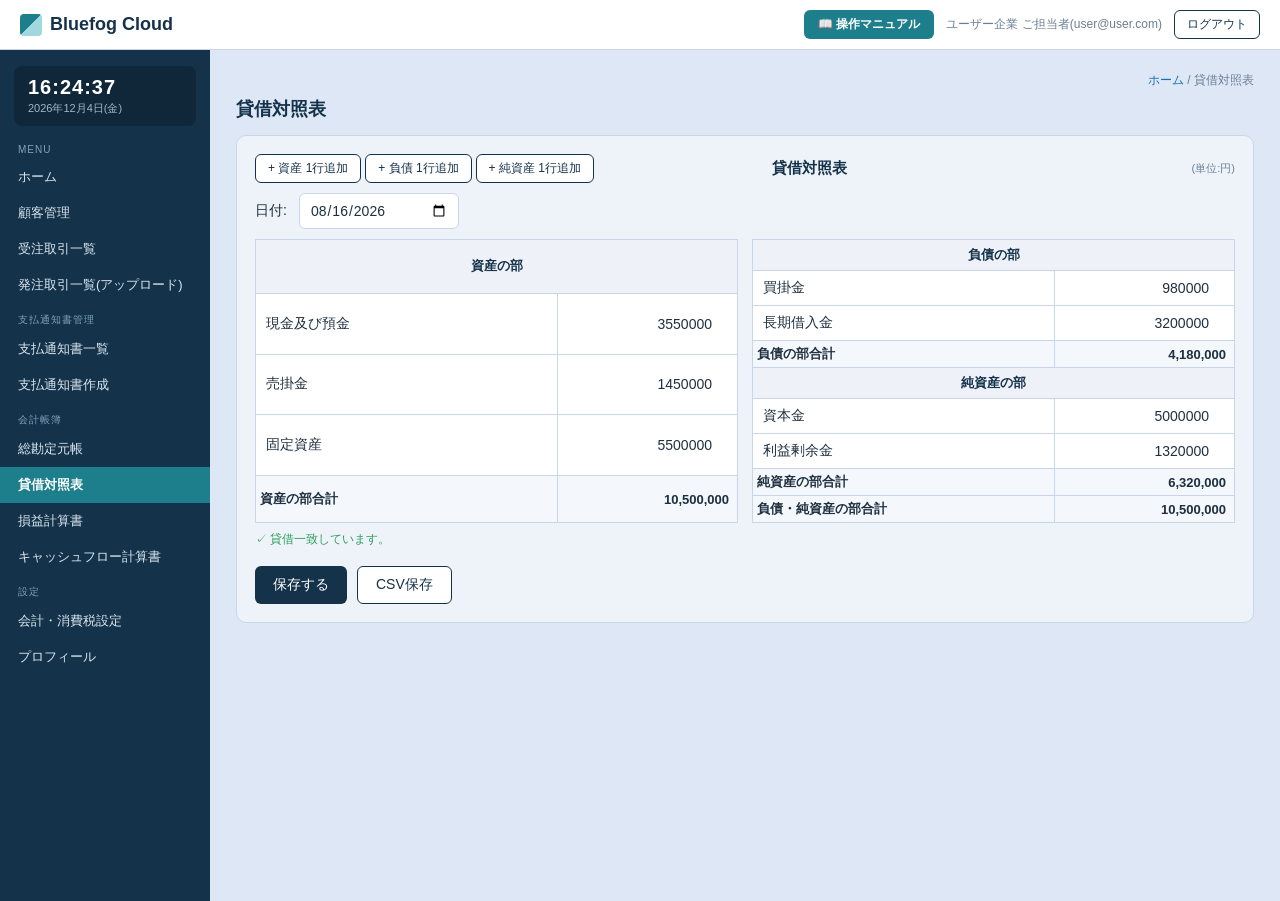
<file: 画面分割/bs.html>
<!DOCTYPE html>
<html lang="ja">
<head>
<meta charset="UTF-8">
<meta name="viewport" content="width=device-width, initial-scale=1.0">
<title>Bluefog Cloud - 貸借対照表</title>
<link rel="stylesheet" href="css/style.css">
</head>
<body>
<div id="app" style="display:block">
  <header class="topbar">
    <div class="brand"><span class="mark"></span>Bluefog Cloud</div>
    <div class="userbox">
      <a class="manual-link" href="manual.html" target="_blank" title="ユーザー利用マニュアルを開く">📖 操作マニュアル</a>
      <span id="userLabel">ユーザー企業 ご担当者(user@user.com)</span>
      <button class="btn ghost small" onclick="logout()">ログアウト</button>
    </div>
  </header>
  <div class="layout">
    <nav class="side" id="sideNav">

      <div class="clock"><div class="t" id="clockTime">11:54:18</div><div class="d" id="clockDate">2026年8月6日(木)</div></div>
      <div class="navttl">MENU</div>
      <a data-page="home" class="">ホーム</a>
      <a data-page="customers" class="">顧客管理</a>
      <a data-page="sales" class="">受注取引一覧</a>
      <a data-page="purchases" class="">発注取引一覧(アップロード)</a>
      <div class="navttl">支払通知書管理</div>
      <a data-page="paynotices" class="">支払通知書一覧</a>
      <a data-page="payform" class="">支払通知書作成</a>
      <div class="navttl">会計帳簿</div>
      <a data-page="ledger" class="">総勘定元帳</a>
      <a data-page="bs" class="active">貸借対照表</a>
      <a data-page="pl">損益計算書</a>
      <a data-page="cf">キャッシュフロー計算書</a>
      <div class="navttl">設定</div>
      <a data-page="settings">会計・消費税設定</a>
      <a data-page="profile">プロフィール</a>
    
    </nav>
    <main id="page">

    <div class="crumb"><a onclick="show('home')">ホーム</a> / 貸借対照表</div>
    <h2 class="pagettl">貸借対照表</h2>
    <div class="panel">
      <div class="sheet-head">
        <div>
          <button class="btn ghost small" onclick="bsAdd('assets')">+ 資産 1行追加</button>
          <button class="btn ghost small" onclick="bsAdd('liabs')">+ 負債 1行追加</button>
          <button class="btn ghost small" onclick="bsAdd('equity')">+ 純資産 1行追加</button>
        </div>
        <span class="ttl" style="margin:0 auto">貸借対照表</span>
        <span class="unit">(単位:円)</span>
      </div>
      <div class="sheet-head">日付: <input type="date" id="bs_date" value="2026-08-16" style="width:160px"></div>
      <div style="display:grid;grid-template-columns:1fr 1fr;gap:14px" id="bsWrap">
        <table class="sheet" id="bsA">
          <tbody><tr><th colspan="2">資産の部</th></tr>
          <tr>
    <td><input data-p="assets" data-i="0" data-k="name" value="現金及び預金"></td>
    <td style="width:180px"><input data-p="assets" data-i="0" data-k="v" type="number" value="3550000" style="text-align:right"></td>
  </tr><tr>
    <td><input data-p="assets" data-i="1" data-k="name" value="売掛金"></td>
    <td style="width:180px"><input data-p="assets" data-i="1" data-k="v" type="number" value="1450000" style="text-align:right"></td>
  </tr><tr>
    <td><input data-p="assets" data-i="2" data-k="name" value="固定資産"></td>
    <td style="width:180px"><input data-p="assets" data-i="2" data-k="v" type="number" value="5500000" style="text-align:right"></td>
  </tr>
          <tr><td class="total">資産の部合計</td><td class="total num" style="padding:4px 8px">10,500,000</td></tr>
        </tbody></table>
        <table class="sheet" id="bsL">
          <tbody><tr><th colspan="2">負債の部</th></tr>
          <tr>
    <td><input data-p="liabs" data-i="0" data-k="name" value="買掛金"></td>
    <td style="width:180px"><input data-p="liabs" data-i="0" data-k="v" type="number" value="980000" style="text-align:right"></td>
  </tr><tr>
    <td><input data-p="liabs" data-i="1" data-k="name" value="長期借入金"></td>
    <td style="width:180px"><input data-p="liabs" data-i="1" data-k="v" type="number" value="3200000" style="text-align:right"></td>
  </tr>
          <tr><td class="total">負債の部合計</td><td class="total num" style="padding:4px 8px">4,180,000</td></tr>
          <tr><th colspan="2">純資産の部</th></tr>
          <tr>
    <td><input data-p="equity" data-i="0" data-k="name" value="資本金"></td>
    <td style="width:180px"><input data-p="equity" data-i="0" data-k="v" type="number" value="5000000" style="text-align:right"></td>
  </tr><tr>
    <td><input data-p="equity" data-i="1" data-k="name" value="利益剰余金"></td>
    <td style="width:180px"><input data-p="equity" data-i="1" data-k="v" type="number" value="1320000" style="text-align:right"></td>
  </tr>
          <tr><td class="total">純資産の部合計</td><td class="total num" style="padding:4px 8px">6,320,000</td></tr>
          <tr><td class="total">負債・純資産の部合計</td><td class="total num" style="padding:4px 8px">10,500,000</td></tr>
        </tbody></table>
      </div>
      <div style="color:var(--ok);font-size:12px;margin-top:8px">✓ 貸借一致しています。</div>
      <div class="formfoot">
        <button class="btn" onclick="db.bs.date=$('#bs_date').value;save();alert('保存しました。')">保存する</button>
        <button class="btn ghost" onclick="bsCsv()">CSV保存</button>
      </div>
    </div>
    </main>
  </div>
</div>

<div class="modal-bg" id="modalBg"><div class="modal" id="modalBox"></div></div>
<div id="invoicePrintArea"></div>
<script>window.INITIAL_PAGE="bs";sessionStorage.setItem("bf_login","1");</script>
<script src="js/app.txt"></script>
</body>
</html>
</file>
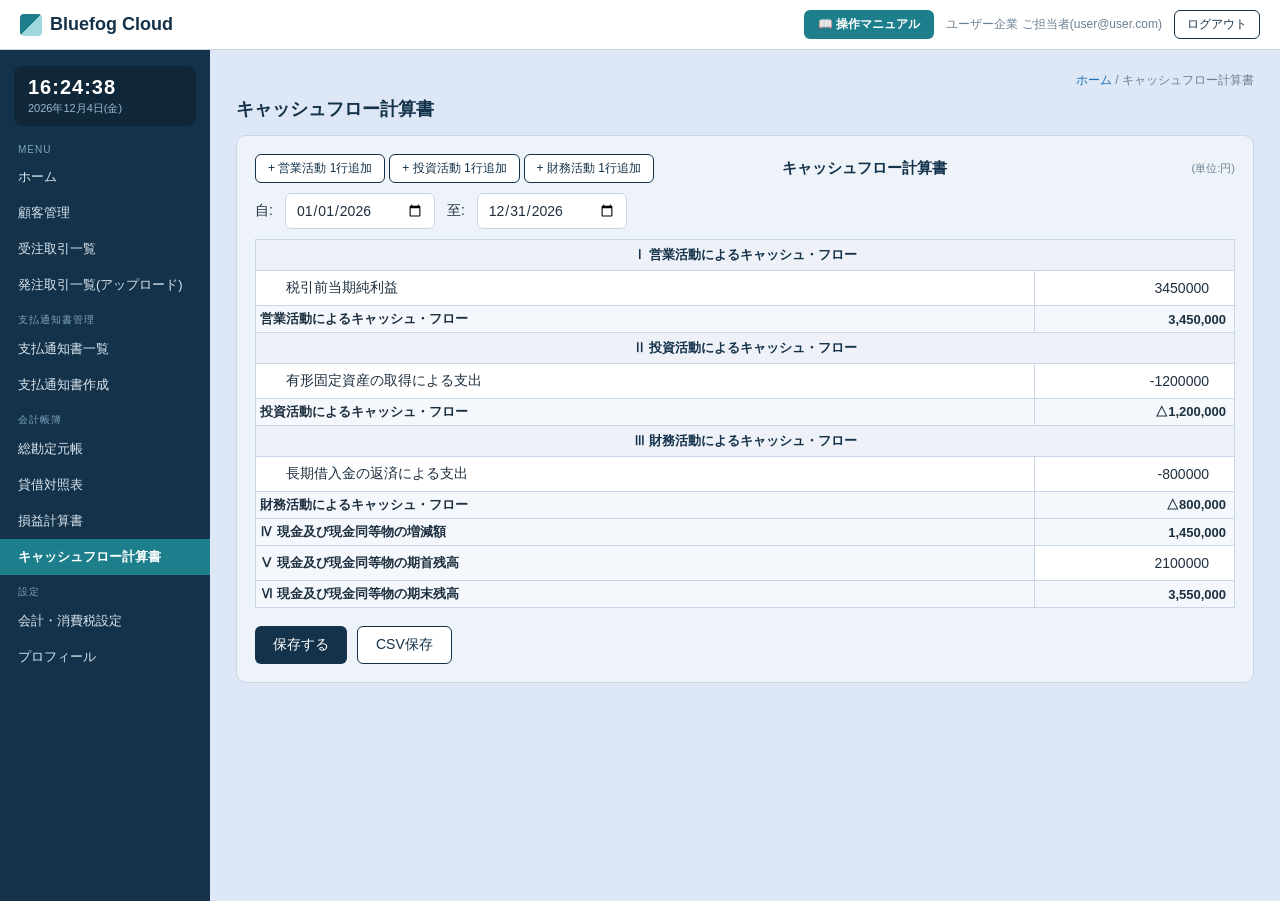
<file: 画面分割/cf.html>
<!DOCTYPE html>
<html lang="ja">
<head>
<meta charset="UTF-8">
<meta name="viewport" content="width=device-width, initial-scale=1.0">
<title>Bluefog Cloud - キャッシュフロー計算書</title>
<link rel="stylesheet" href="css/style.css">
</head>
<body>
<div id="app" style="display:block">
  <header class="topbar">
    <div class="brand"><span class="mark"></span>Bluefog Cloud</div>
    <div class="userbox">
      <a class="manual-link" href="manual.html" target="_blank" title="ユーザー利用マニュアルを開く">📖 操作マニュアル</a>
      <span id="userLabel">ユーザー企業 ご担当者(user@user.com)</span>
      <button class="btn ghost small" onclick="logout()">ログアウト</button>
    </div>
  </header>
  <div class="layout">
    <nav class="side" id="sideNav">

      <div class="clock"><div class="t" id="clockTime">11:54:18</div><div class="d" id="clockDate">2026年8月6日(木)</div></div>
      <div class="navttl">MENU</div>
      <a data-page="home" class="">ホーム</a>
      <a data-page="customers" class="">顧客管理</a>
      <a data-page="sales" class="">受注取引一覧</a>
      <a data-page="purchases" class="">発注取引一覧(アップロード)</a>
      <div class="navttl">支払通知書管理</div>
      <a data-page="paynotices" class="">支払通知書一覧</a>
      <a data-page="payform" class="">支払通知書作成</a>
      <div class="navttl">会計帳簿</div>
      <a data-page="ledger" class="">総勘定元帳</a>
      <a data-page="bs" class="">貸借対照表</a>
      <a data-page="pl" class="">損益計算書</a>
      <a data-page="cf" class="active">キャッシュフロー計算書</a>
      <div class="navttl">設定</div>
      <a data-page="settings">会計・消費税設定</a>
      <a data-page="profile">プロフィール</a>
    
    </nav>
    <main id="page">

    <div class="crumb"><a onclick="show('home')">ホーム</a> / キャッシュフロー計算書</div>
    <h2 class="pagettl">キャッシュフロー計算書</h2>
    <div class="panel">
      <div class="sheet-head">
        <div>
          <button class="btn ghost small" onclick="cfAdd('op')">+ 営業活動 1行追加</button>
          <button class="btn ghost small" onclick="cfAdd('inv')">+ 投資活動 1行追加</button>
          <button class="btn ghost small" onclick="cfAdd('fin')">+ 財務活動 1行追加</button>
        </div>
        <span class="ttl" style="margin:0 auto">キャッシュフロー計算書</span>
        <span class="unit">(単位:円)</span>
      </div>
      <div class="sheet-head">自: <input type="date" id="cf_from" value="2026-01-01" style="width:150px">
        至: <input type="date" id="cf_to" value="2026-12-31" style="width:150px"></div>
      <table class="sheet" id="cfTable">
        <tbody><tr><th colspan="2">Ⅰ 営業活動によるキャッシュ・フロー</th></tr>
        <tr>
      <td style="padding-left:24px"><input data-p="op" data-i="0" data-k="name" value="税引前当期純利益"></td>
      <td style="width:200px"><input data-p="op" data-i="0" data-k="v" type="number" value="3450000" style="text-align:right"></td>
    </tr>
        <tr><td class="total">営業活動によるキャッシュ・フロー</td><td class="total num" style="padding:4px 8px">3,450,000</td></tr>
        <tr><th colspan="2">Ⅱ 投資活動によるキャッシュ・フロー</th></tr>
        <tr>
      <td style="padding-left:24px"><input data-p="inv" data-i="0" data-k="name" value="有形固定資産の取得による支出"></td>
      <td style="width:200px"><input data-p="inv" data-i="0" data-k="v" type="number" value="-1200000" style="text-align:right"></td>
    </tr>
        <tr><td class="total">投資活動によるキャッシュ・フロー</td><td class="total num" style="padding:4px 8px">△1,200,000</td></tr>
        <tr><th colspan="2">Ⅲ 財務活動によるキャッシュ・フロー</th></tr>
        <tr>
      <td style="padding-left:24px"><input data-p="fin" data-i="0" data-k="name" value="長期借入金の返済による支出"></td>
      <td style="width:200px"><input data-p="fin" data-i="0" data-k="v" type="number" value="-800000" style="text-align:right"></td>
    </tr>
        <tr><td class="total">財務活動によるキャッシュ・フロー</td><td class="total num" style="padding:4px 8px">△800,000</td></tr>
        <tr><td class="total">Ⅳ 現金及び現金同等物の増減額</td><td class="total num" style="padding:4px 8px">1,450,000</td></tr>
        <tr><td class="total">Ⅴ 現金及び現金同等物の期首残高</td><td style="width:200px"><input id="cf_beg" type="number" value="2100000" style="text-align:right"></td></tr>
        <tr><td class="total">Ⅵ 現金及び現金同等物の期末残高</td><td class="total num" style="padding:4px 8px">3,550,000</td></tr>
      </tbody></table>
      <div class="formfoot">
        <button class="btn" onclick="db.cf.from=$('#cf_from').value;db.cf.to=$('#cf_to').value;save();alert('保存しました。')">保存する</button>
        <button class="btn ghost" onclick="cfCsv()">CSV保存</button>
      </div>
    </div>
    </main>
  </div>
</div>

<div class="modal-bg" id="modalBg"><div class="modal" id="modalBox"></div></div>
<div id="invoicePrintArea"></div>
<script>window.INITIAL_PAGE="cf";sessionStorage.setItem("bf_login","1");</script>
<script src="js/app.txt"></script>
</body>
</html>
</file>
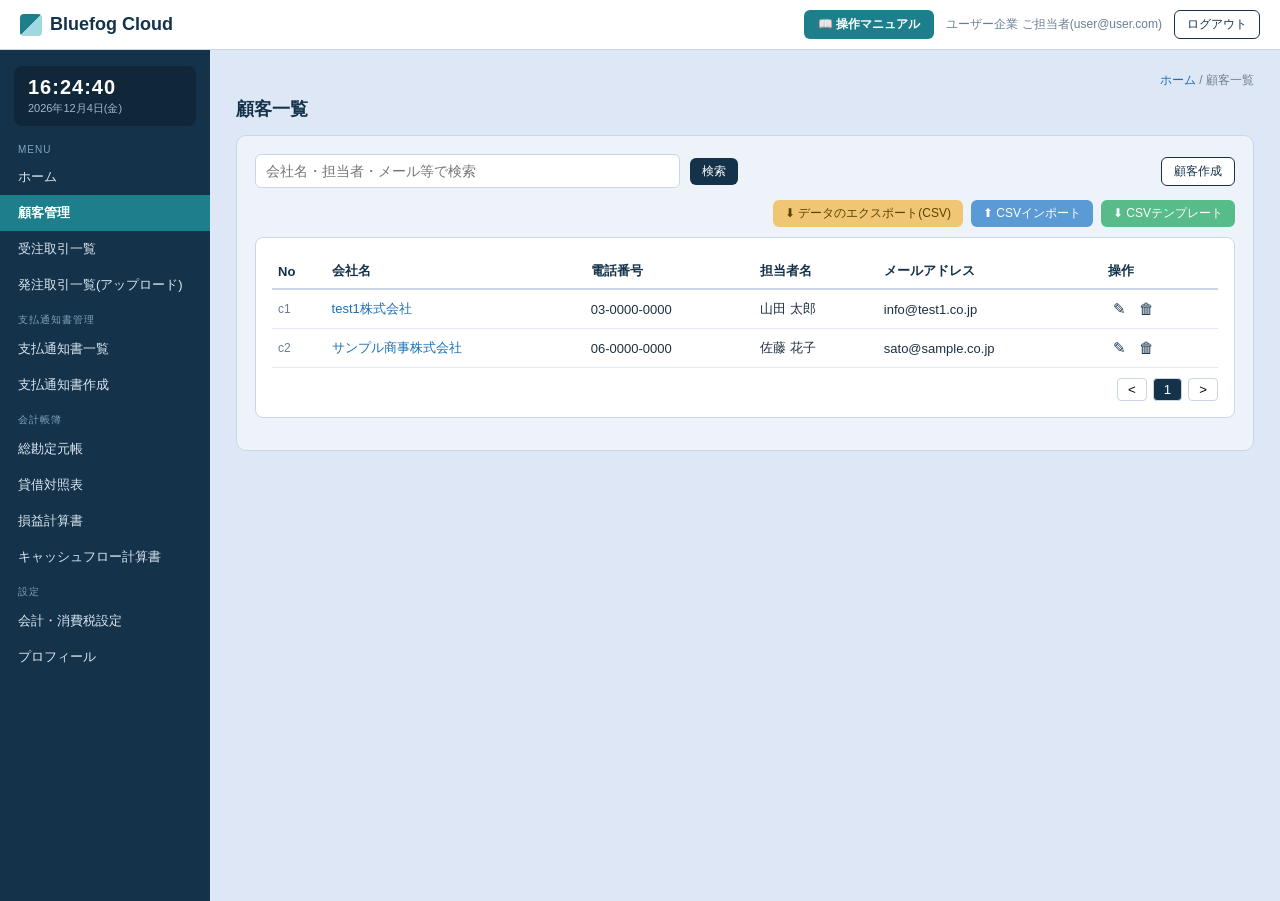
<file: 画面分割/customers.html>
<!DOCTYPE html>
<html lang="ja">
<head>
<meta charset="UTF-8">
<meta name="viewport" content="width=device-width, initial-scale=1.0">
<title>Bluefog Cloud - 顧客管理</title>
<link rel="stylesheet" href="css/style.css">
</head>
<body>
<div id="app" style="display:block">
  <header class="topbar">
    <div class="brand"><span class="mark"></span>Bluefog Cloud</div>
    <div class="userbox">
      <a class="manual-link" href="manual.html" target="_blank" title="ユーザー利用マニュアルを開く">📖 操作マニュアル</a>
      <span id="userLabel">ユーザー企業 ご担当者(user@user.com)</span>
      <button class="btn ghost small" onclick="logout()">ログアウト</button>
    </div>
  </header>
  <div class="layout">
    <nav class="side" id="sideNav">

      <div class="clock"><div class="t" id="clockTime">11:54:18</div><div class="d" id="clockDate">2026年8月6日(木)</div></div>
      <div class="navttl">MENU</div>
      <a data-page="home" class="">ホーム</a>
      <a data-page="customers" class="active">顧客管理</a>
      <a data-page="sales">受注取引一覧</a>
      <a data-page="purchases">発注取引一覧(アップロード)</a>
      <div class="navttl">支払通知書管理</div>
      <a data-page="paynotices">支払通知書一覧</a>
      <a data-page="payform">支払通知書作成</a>
      <div class="navttl">会計帳簿</div>
      <a data-page="ledger">総勘定元帳</a>
      <a data-page="bs">貸借対照表</a>
      <a data-page="pl">損益計算書</a>
      <a data-page="cf">キャッシュフロー計算書</a>
      <div class="navttl">設定</div>
      <a data-page="settings">会計・消費税設定</a>
      <a data-page="profile">プロフィール</a>
    
    </nav>
    <main id="page">

    <div class="crumb"><a onclick="show('home')">ホーム</a> / 顧客一覧</div>
    <h2 class="pagettl">顧客一覧</h2>
    <div class="panel">
      <div class="toolbar">
        <input type="text" id="custQ" placeholder="会社名・担当者・メール等で検索" value="">
        <button class="btn small" onclick="custQ=$('#custQ').value;show('customers')">検索</button>
        <span style="flex:1"></span>
        <button class="btn ghost small" onclick="custForm()">顧客作成</button>
      </div>
      <div class="csvbar">
    <button class="btn yellow small" onclick="custCsvExport()">⬇ データのエクスポート(CSV)</button>
    <button class="btn blue small" onclick="$('#custCsvFile').click()">⬆ CSVインポート</button>
    <button class="btn green small" onclick="custCsvTemplate()">⬇ CSVテンプレート</button>
    <input type="file" id="custCsvFile" accept=".csv" style="display:none">
  </div>
      <div class="card" style="overflow-x:auto">
        <table class="list">
          <tbody><tr><th>No</th><th>会社名</th><th>電話番号</th><th>担当者名</th><th>メールアドレス</th><th>操作</th></tr>
          <tr>
            <td class="muted" style="max-width:170px;overflow:hidden;text-overflow:ellipsis">c1</td>
            <td><a onclick="custForm('c1')">test1株式会社</a></td>
            <td>03-0000-0000</td><td>山田 太郎</td><td>info@test1.co.jp</td>
            <td><button class="icon-btn" title="編集" onclick="custForm('c1')">✎</button>
                <button class="icon-btn" title="削除" onclick="custDel('c1')">🗑</button></td>
          </tr><tr>
            <td class="muted" style="max-width:170px;overflow:hidden;text-overflow:ellipsis">c2</td>
            <td><a onclick="custForm('c2')">サンプル商事株式会社</a></td>
            <td>06-0000-0000</td><td>佐藤 花子</td><td>sato@sample.co.jp</td>
            <td><button class="icon-btn" title="編集" onclick="custForm('c2')">✎</button>
                <button class="icon-btn" title="削除" onclick="custDel('c2')">🗑</button></td>
          </tr>
        </tbody></table>
        <div class="pager"><button>&lt;</button><button class="cur">1</button><button>&gt;</button></div>
      </div>
    </div>
    </main>
  </div>
</div>

<div class="modal-bg" id="modalBg"><div class="modal" id="modalBox"></div></div>
<div id="invoicePrintArea"></div>
<script>window.INITIAL_PAGE="customers";sessionStorage.setItem("bf_login","1");</script>
<script src="js/app.txt"></script>
</body>
</html>
</file>
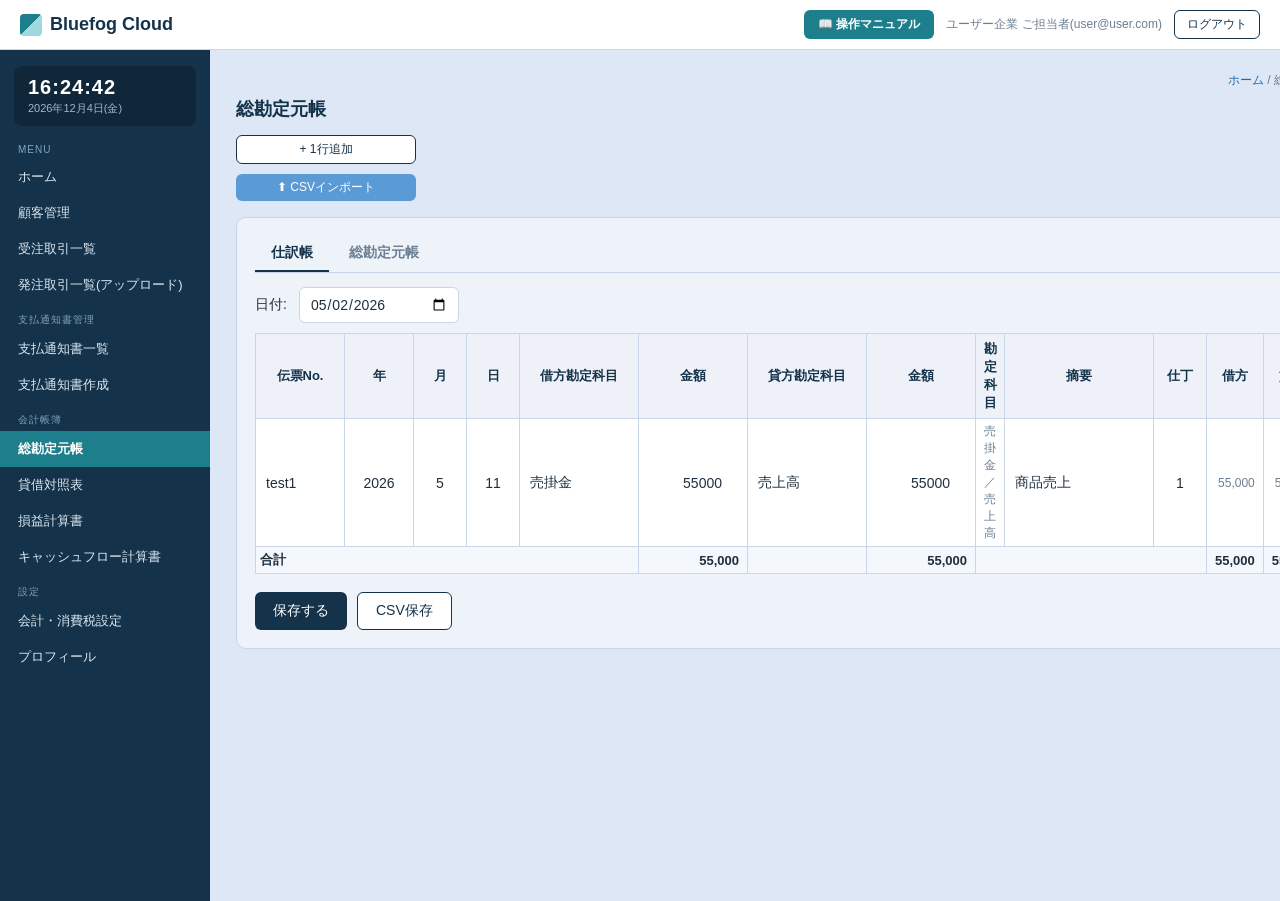
<file: 画面分割/ledger.html>
<!DOCTYPE html>
<html lang="ja">
<head>
<meta charset="UTF-8">
<meta name="viewport" content="width=device-width, initial-scale=1.0">
<title>Bluefog Cloud - 総勘定元帳</title>
<link rel="stylesheet" href="css/style.css">
</head>
<body>
<div id="app" style="display:block">
  <header class="topbar">
    <div class="brand"><span class="mark"></span>Bluefog Cloud</div>
    <div class="userbox">
      <a class="manual-link" href="manual.html" target="_blank" title="ユーザー利用マニュアルを開く">📖 操作マニュアル</a>
      <span id="userLabel">ユーザー企業 ご担当者(user@user.com)</span>
      <button class="btn ghost small" onclick="logout()">ログアウト</button>
    </div>
  </header>
  <div class="layout">
    <nav class="side" id="sideNav">

      <div class="clock"><div class="t" id="clockTime">11:54:18</div><div class="d" id="clockDate">2026年8月6日(木)</div></div>
      <div class="navttl">MENU</div>
      <a data-page="home" class="">ホーム</a>
      <a data-page="customers" class="">顧客管理</a>
      <a data-page="sales" class="">受注取引一覧</a>
      <a data-page="purchases" class="">発注取引一覧(アップロード)</a>
      <div class="navttl">支払通知書管理</div>
      <a data-page="paynotices" class="">支払通知書一覧</a>
      <a data-page="payform" class="">支払通知書作成</a>
      <div class="navttl">会計帳簿</div>
      <a data-page="ledger" class="active">総勘定元帳</a>
      <a data-page="bs">貸借対照表</a>
      <a data-page="pl">損益計算書</a>
      <a data-page="cf">キャッシュフロー計算書</a>
      <div class="navttl">設定</div>
      <a data-page="settings">会計・消費税設定</a>
      <a data-page="profile">プロフィール</a>
    
    </nav>
    <main id="page">

    <div class="crumb"><a onclick="show('home')">ホーム</a> / 総勘定元帳</div>
    <h2 class="pagettl">総勘定元帳</h2>
    <div class="lgLayout">
      <div class="lgSide">
        <button class="btn ghost small" onclick="ledgerAdd()">+ 1行追加</button>
        <button class="btn blue small" onclick="$('#ledgerCsvFile').click()">⬆ CSVインポート</button>
        <input type="file" id="ledgerCsvFile" accept=".csv" style="display:none">
      </div>
      <div class="panel" style="flex:1">
        <div class="tabbar">
          <a class="active" onclick="ledgerTab='jnl';refresh()">仕訳帳</a>
          <a class="" onclick="ledgerTab='lg';refresh()">総勘定元帳</a>
        </div>
        
    <div class="sheet-head">日付: <input type="date" id="lg_date" value="2026-05-02" style="width:160px"></div>
    <div style="overflow-x:auto">
    <datalist id="acctList"><option value="現金"></option><option value="普通預金"></option><option value="売掛金"></option><option value="買掛金"></option><option value="商品"></option><option value="備品"></option><option value="借入金"></option><option value="資本金"></option><option value="売上高"></option><option value="仕入高"></option><option value="給料手当"></option><option value="地代家賃"></option><option value="通信費"></option><option value="消耗品費"></option><option value="雑費"></option></datalist>
    <table class="sheet" id="lgTable">
      <tbody><tr><th>伝票No.</th><th>年</th><th>月</th><th>日</th><th>借方勘定科目</th><th>金額</th><th>貸方勘定科目</th><th>金額</th><th>勘定科目</th><th>摘要</th><th>仕丁</th><th>借方</th><th>貸方</th><th>残高</th></tr>
      <tr>
        <td><input data-i="0" data-k="no" value="test1" style="width:80px"></td>
        <td><input data-i="0" data-k="year" value="2026" style="width:60px;text-align:center"></td>
        <td><input data-i="0" data-k="m" value="5" style="width:44px;text-align:center"></td>
        <td><input data-i="0" data-k="d" value="11" style="width:44px;text-align:center"></td>
        <td><input data-i="0" data-k="drAcct" list="acctList" value="売掛金" style="width:110px"></td>
        <td><input data-i="0" data-k="drAmt" type="number" class="num" value="55000" style="width:100px;text-align:right"></td>
        <td><input data-i="0" data-k="crAcct" list="acctList" value="売上高" style="width:110px"></td>
        <td><input data-i="0" data-k="crAmt" type="number" class="num" value="55000" style="width:100px;text-align:right"></td>
        <td class="muted" style="padding:4px 8px">売掛金／売上高</td>
        <td><input data-i="0" data-k="note" value="商品売上" style="width:140px"></td>
        <td><input data-i="0" data-k="page" value="1" style="width:44px;text-align:center"></td>
        <td class="num muted" style="padding:4px 8px">55,000</td>
        <td class="num muted" style="padding:4px 8px">55,000</td>
        <td class="num muted" style="padding:4px 8px"></td>
      </tr>
      <tr><td class="total" colspan="5">合計</td>
        <td class="total num" style="padding:4px 8px">55,000</td>
        <td class="total"></td>
        <td class="total num" style="padding:4px 8px">55,000</td>
        <td class="total" colspan="3"></td>
        <td class="total num" style="padding:4px 8px">55,000</td>
        <td class="total num" style="padding:4px 8px">55,000</td>
        <td class="total"></td></tr>
    </tbody></table>
    </div>
    <div class="formfoot">
      <button class="btn" onclick="ledgerSave(true)">保存する</button>
      <button class="btn ghost" onclick="ledgerCsvExport()">CSV保存</button>
    </div>
      </div>
    </div>
    </main>
  </div>
</div>

<div class="modal-bg" id="modalBg"><div class="modal" id="modalBox"></div></div>
<div id="invoicePrintArea"></div>
<script>window.INITIAL_PAGE="ledger";sessionStorage.setItem("bf_login","1");</script>
<script src="js/app.txt"></script>
</body>
</html>
</file>
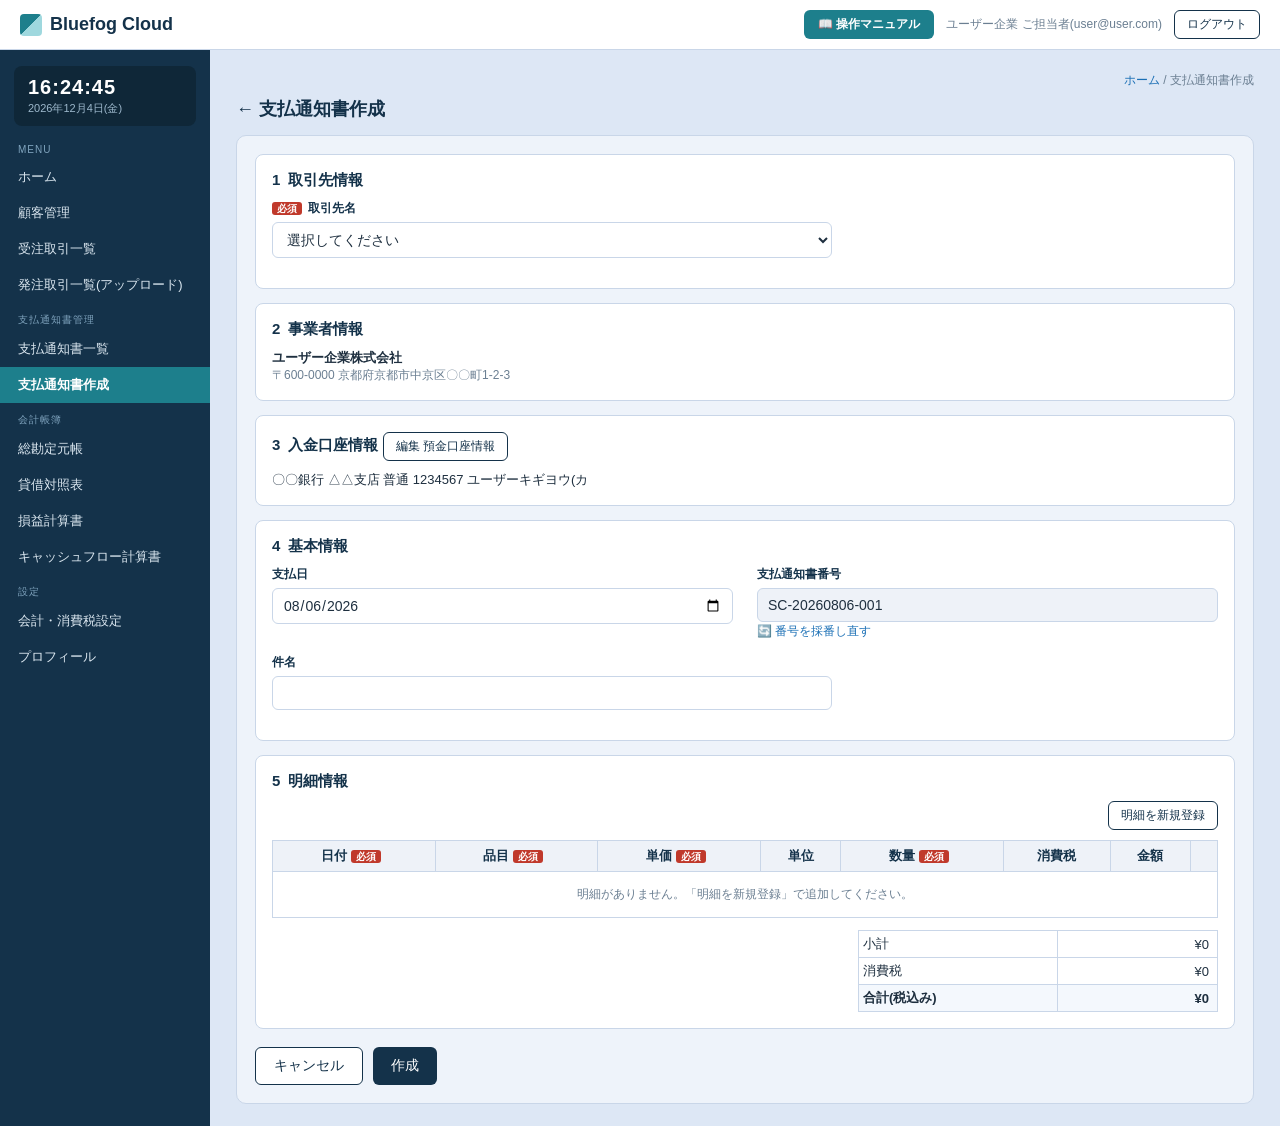
<file: 画面分割/payform.html>
<!DOCTYPE html>
<html lang="ja">
<head>
<meta charset="UTF-8">
<meta name="viewport" content="width=device-width, initial-scale=1.0">
<title>Bluefog Cloud - 支払通知書作成</title>
<link rel="stylesheet" href="css/style.css">
</head>
<body>
<div id="app" style="display:block">
  <header class="topbar">
    <div class="brand"><span class="mark"></span>Bluefog Cloud</div>
    <div class="userbox">
      <a class="manual-link" href="manual.html" target="_blank" title="ユーザー利用マニュアルを開く">📖 操作マニュアル</a>
      <span id="userLabel">ユーザー企業 ご担当者(user@user.com)</span>
      <button class="btn ghost small" onclick="logout()">ログアウト</button>
    </div>
  </header>
  <div class="layout">
    <nav class="side" id="sideNav">

      <div class="clock"><div class="t" id="clockTime">11:54:18</div><div class="d" id="clockDate">2026年8月6日(木)</div></div>
      <div class="navttl">MENU</div>
      <a data-page="home" class="">ホーム</a>
      <a data-page="customers" class="">顧客管理</a>
      <a data-page="sales" class="">受注取引一覧</a>
      <a data-page="purchases" class="">発注取引一覧(アップロード)</a>
      <div class="navttl">支払通知書管理</div>
      <a data-page="paynotices" class="">支払通知書一覧</a>
      <a data-page="payform" class="active">支払通知書作成</a>
      <div class="navttl">会計帳簿</div>
      <a data-page="ledger">総勘定元帳</a>
      <a data-page="bs">貸借対照表</a>
      <a data-page="pl">損益計算書</a>
      <a data-page="cf">キャッシュフロー計算書</a>
      <div class="navttl">設定</div>
      <a data-page="settings">会計・消費税設定</a>
      <a data-page="profile">プロフィール</a>
    
    </nav>
    <main id="page">

    <div class="crumb"><a onclick="show('home')">ホーム</a> / 支払通知書作成</div>
    <h2 class="pagettl">← 支払通知書作成</h2>
    <div class="panel">
      <div class="card">
        <div class="secttl"><span class="n">1</span>取引先情報</div>
        <div class="field"><label><span class="req">必須</span>取引先名</label>
          <select id="nf_cust"><option value="">選択してください</option><option value="c1">test1株式会社</option><option value="c2">サンプル商事株式会社</option></select></div>
      </div>
      <div class="card">
        <div class="secttl"><span class="n">2</span>事業者情報</div>
        <div style="font-size:13px"><b>ユーザー企業株式会社</b><br><span class="muted">〒600-0000 京都府京都市中京区〇〇町1-2-3</span></div>
      </div>
      <div class="card">
        <div class="secttl"><span class="n">3</span>入金口座情報 <button class="btn ghost small" onclick="bankEdit()">編集 預金口座情報</button></div>
        <div style="font-size:13px">〇〇銀行 △△支店 普通 1234567 ユーザーキギヨウ(カ</div>
      </div>
      <div class="card">
        <div class="secttl"><span class="n">4</span>基本情報</div>
        <div class="grid2">
          <div class="field"><label>支払日</label><input type="date" id="nf_date" value="2026-08-06"></div>
          <div class="field"><label>支払通知書番号</label><input value="SC-20260806-001" readonly="" style="background:#eef2f8">
            <a onclick="payRegenNo()" style="font-size:12px">🔄 番号を採番し直す</a></div>
        </div>
        <div class="field"><label>件名</label><input id="nf_title" value=""></div>
      </div>
      <div class="card">
        <div class="secttl"><span class="n">5</span>明細情報</div>
        <div class="right"><button class="btn ghost small" onclick="payItemAdd()">明細を新規登録</button></div>
        <div style="overflow-x:auto">
        <table class="sheet" id="payItems">
          <tbody><tr><th>日付<span class="req" style="margin-left:4px">必須</span></th><th>品目<span class="req" style="margin-left:4px">必須</span></th><th>単価<span class="req" style="margin-left:4px">必須</span></th><th>単位</th><th>数量<span class="req" style="margin-left:4px">必須</span></th><th>消費税</th><th>金額</th><th></th></tr>
          <tr><td colspan="8" class="muted" style="text-align:center;padding:14px">明細がありません。「明細を新規登録」で追加してください。</td></tr>
        </tbody></table>
        </div>
        <table class="sheet" style="max-width:360px;margin-left:auto;margin-top:12px">
          <tbody><tr><td>小計</td><td class="num" id="pf_sub" style="padding:4px 8px;width:160px">¥0</td></tr>
          <tr><td>消費税</td><td class="num" id="pf_tax" style="padding:4px 8px">¥0</td></tr>
          <tr><td class="total">合計(税込み)</td><td class="total num" id="pf_total" style="padding:4px 8px">¥0</td></tr>
        </tbody></table>
      </div>
      <div class="formfoot">
        <button class="btn ghost" onclick="payDraft=null;payEditId=null;show('paynotices')">キャンセル</button>
        <button class="btn" onclick="noticeSave()">作成</button>
      </div>
    </div>
    </main>
  </div>
</div>

<div class="modal-bg" id="modalBg"><div class="modal" id="modalBox"></div></div>
<div id="invoicePrintArea"></div>
<script>window.INITIAL_PAGE="payform";sessionStorage.setItem("bf_login","1");</script>
<script src="js/app.txt"></script>
</body>
</html>
</file>
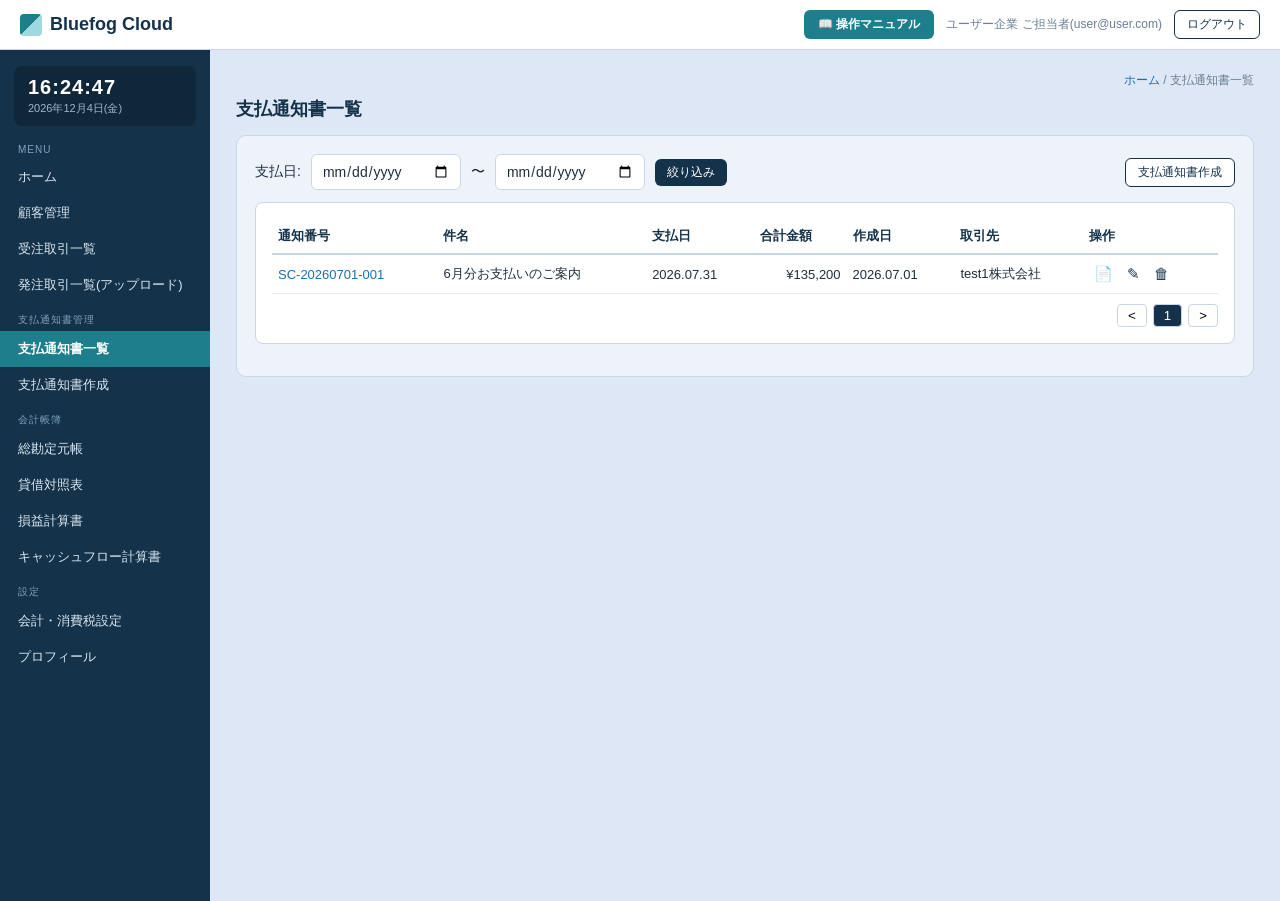
<file: 画面分割/paynotices.html>
<!DOCTYPE html>
<html lang="ja">
<head>
<meta charset="UTF-8">
<meta name="viewport" content="width=device-width, initial-scale=1.0">
<title>Bluefog Cloud - 支払通知書一覧</title>
<link rel="stylesheet" href="css/style.css">
</head>
<body>
<div id="app" style="display:block">
  <header class="topbar">
    <div class="brand"><span class="mark"></span>Bluefog Cloud</div>
    <div class="userbox">
      <a class="manual-link" href="manual.html" target="_blank" title="ユーザー利用マニュアルを開く">📖 操作マニュアル</a>
      <span id="userLabel">ユーザー企業 ご担当者(user@user.com)</span>
      <button class="btn ghost small" onclick="logout()">ログアウト</button>
    </div>
  </header>
  <div class="layout">
    <nav class="side" id="sideNav">

      <div class="clock"><div class="t" id="clockTime">11:54:18</div><div class="d" id="clockDate">2026年8月6日(木)</div></div>
      <div class="navttl">MENU</div>
      <a data-page="home" class="">ホーム</a>
      <a data-page="customers" class="">顧客管理</a>
      <a data-page="sales" class="">受注取引一覧</a>
      <a data-page="purchases" class="">発注取引一覧(アップロード)</a>
      <div class="navttl">支払通知書管理</div>
      <a data-page="paynotices" class="active">支払通知書一覧</a>
      <a data-page="payform">支払通知書作成</a>
      <div class="navttl">会計帳簿</div>
      <a data-page="ledger">総勘定元帳</a>
      <a data-page="bs">貸借対照表</a>
      <a data-page="pl">損益計算書</a>
      <a data-page="cf">キャッシュフロー計算書</a>
      <div class="navttl">設定</div>
      <a data-page="settings">会計・消費税設定</a>
      <a data-page="profile">プロフィール</a>
    
    </nav>
    <main id="page">

    <div class="crumb"><a onclick="show('home')">ホーム</a> / 支払通知書一覧</div>
    <h2 class="pagettl">支払通知書一覧</h2>
    <div class="panel">
      <div class="toolbar">
        支払日: <input type="date" id="nF" value="" style="width:150px">
        〜 <input type="date" id="nT" value="" style="width:150px">
        <button class="btn small" onclick="payF={from:$('#nF').value,to:$('#nT').value};show('paynotices')">絞り込み</button>
        <span style="flex:1"></span>
        <button class="btn ghost small" onclick="payEditId=null;show('payform')">支払通知書作成</button>
      </div>
      <div class="card" style="overflow-x:auto">
        <table class="list">
          <tbody><tr><th>通知番号</th><th>件名</th><th>支払日</th><th class="num">合計金額</th><th>作成日</th><th>取引先</th><th>操作</th></tr>
          <tr>
            <td><a onclick="noticeView('SC-20260701-001')">SC-20260701-001</a></td>
            <td>6月分お支払いのご案内</td>
            <td>2026.07.31</td>
            <td class="num">¥135,200</td>
            <td>2026.07.01</td>
            <td>test1株式会社</td>
            <td><button class="icon-btn" title="表示" onclick="noticeView('SC-20260701-001')">📄</button>
                <button class="icon-btn" title="編集" onclick="payEditId='SC-20260701-001';show('payform')">✎</button>
                <button class="icon-btn" title="削除" onclick="noticeDel('SC-20260701-001')">🗑</button></td>
          </tr>
        </tbody></table>
        <div class="pager"><button>&lt;</button><button class="cur">1</button><button>&gt;</button></div>
      </div>
    </div>
    </main>
  </div>
</div>

<div class="modal-bg" id="modalBg"><div class="modal" id="modalBox"></div></div>
<div id="invoicePrintArea"></div>
<script>window.INITIAL_PAGE="paynotices";sessionStorage.setItem("bf_login","1");</script>
<script src="js/app.txt"></script>
</body>
</html>
</file>
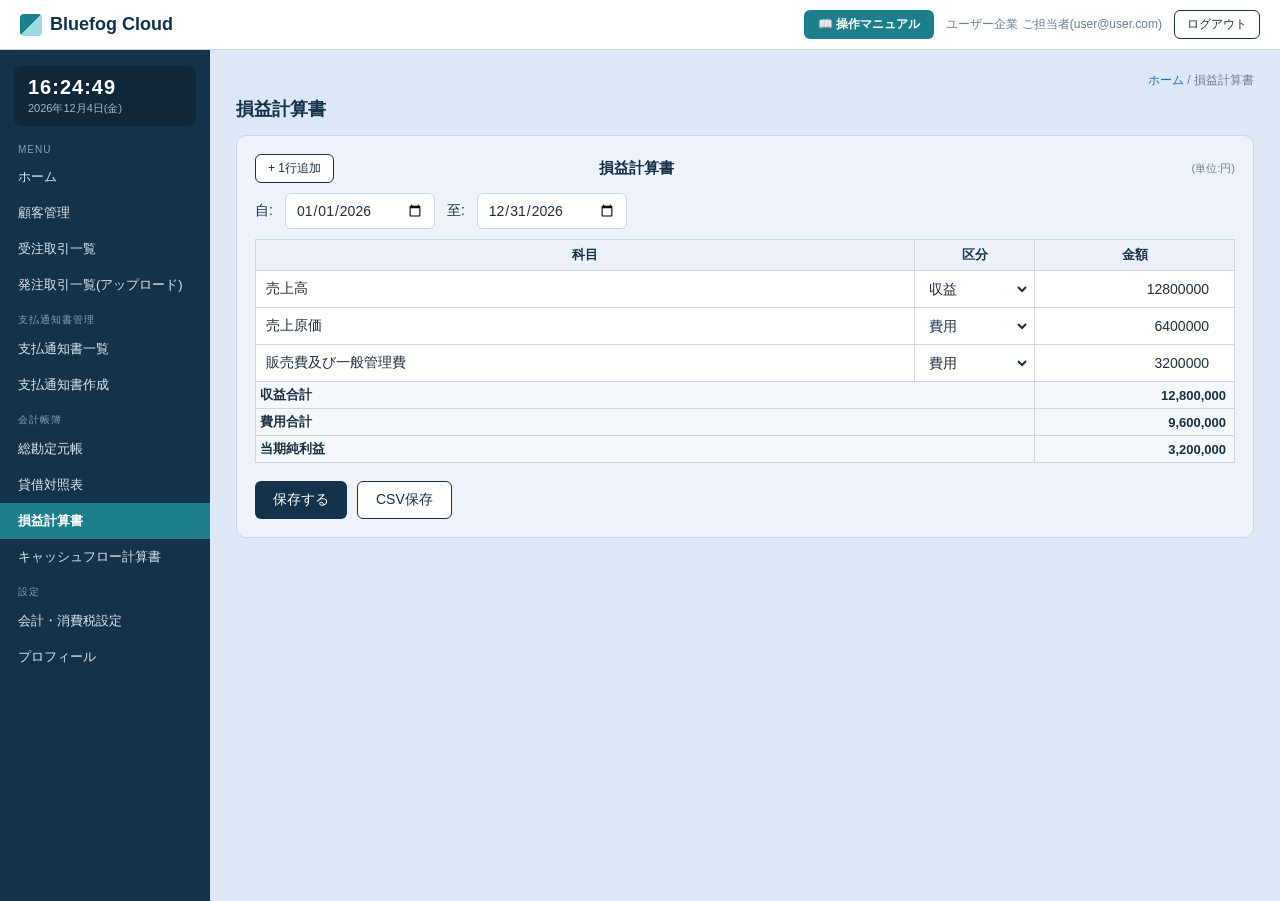
<file: 画面分割/pl.html>
<!DOCTYPE html>
<html lang="ja">
<head>
<meta charset="UTF-8">
<meta name="viewport" content="width=device-width, initial-scale=1.0">
<title>Bluefog Cloud - 損益計算書</title>
<link rel="stylesheet" href="css/style.css">
</head>
<body>
<div id="app" style="display:block">
  <header class="topbar">
    <div class="brand"><span class="mark"></span>Bluefog Cloud</div>
    <div class="userbox">
      <a class="manual-link" href="manual.html" target="_blank" title="ユーザー利用マニュアルを開く">📖 操作マニュアル</a>
      <span id="userLabel">ユーザー企業 ご担当者(user@user.com)</span>
      <button class="btn ghost small" onclick="logout()">ログアウト</button>
    </div>
  </header>
  <div class="layout">
    <nav class="side" id="sideNav">

      <div class="clock"><div class="t" id="clockTime">11:54:18</div><div class="d" id="clockDate">2026年8月6日(木)</div></div>
      <div class="navttl">MENU</div>
      <a data-page="home" class="">ホーム</a>
      <a data-page="customers" class="">顧客管理</a>
      <a data-page="sales" class="">受注取引一覧</a>
      <a data-page="purchases" class="">発注取引一覧(アップロード)</a>
      <div class="navttl">支払通知書管理</div>
      <a data-page="paynotices" class="">支払通知書一覧</a>
      <a data-page="payform" class="">支払通知書作成</a>
      <div class="navttl">会計帳簿</div>
      <a data-page="ledger" class="">総勘定元帳</a>
      <a data-page="bs" class="">貸借対照表</a>
      <a data-page="pl" class="active">損益計算書</a>
      <a data-page="cf">キャッシュフロー計算書</a>
      <div class="navttl">設定</div>
      <a data-page="settings">会計・消費税設定</a>
      <a data-page="profile">プロフィール</a>
    
    </nav>
    <main id="page">

    <div class="crumb"><a onclick="show('home')">ホーム</a> / 損益計算書</div>
    <h2 class="pagettl">損益計算書</h2>
    <div class="panel">
      <div class="sheet-head">
        <button class="btn ghost small" onclick="plAdd()">+ 1行追加</button>
        <span class="ttl" style="margin:0 auto">損益計算書</span>
        <span class="unit">(単位:円)</span>
      </div>
      <div class="sheet-head">自: <input type="date" id="pl_from" value="2026-01-01" style="width:150px">
        至: <input type="date" id="pl_to" value="2026-12-31" style="width:150px"></div>
      <table class="sheet" id="plTable">
        <tbody><tr><th>科目</th><th style="width:120px">区分</th><th style="width:200px">金額</th></tr>
        <tr>
          <td><input data-i="0" data-k="name" value="売上高"></td>
          <td><select data-i="0" data-k="type"><option selected="">収益</option><option>費用</option></select></td>
          <td><input data-i="0" data-k="v" type="number" value="12800000" style="text-align:right"></td>
        </tr><tr>
          <td><input data-i="1" data-k="name" value="売上原価"></td>
          <td><select data-i="1" data-k="type"><option>収益</option><option selected="">費用</option></select></td>
          <td><input data-i="1" data-k="v" type="number" value="6400000" style="text-align:right"></td>
        </tr><tr>
          <td><input data-i="2" data-k="name" value="販売費及び一般管理費"></td>
          <td><select data-i="2" data-k="type"><option>収益</option><option selected="">費用</option></select></td>
          <td><input data-i="2" data-k="v" type="number" value="3200000" style="text-align:right"></td>
        </tr>
        <tr><td class="total" colspan="2">収益合計</td><td class="total num" style="padding:4px 8px">12,800,000</td></tr>
        <tr><td class="total" colspan="2">費用合計</td><td class="total num" style="padding:4px 8px">9,600,000</td></tr>
        <tr><td class="total" colspan="2">当期純利益</td><td class="total num" style="padding:4px 8px">3,200,000</td></tr>
      </tbody></table>
      <div class="formfoot">
        <button class="btn" onclick="db.pl.from=$('#pl_from').value;db.pl.to=$('#pl_to').value;save();alert('保存しました。')">保存する</button>
        <button class="btn ghost" onclick="plCsv()">CSV保存</button>
      </div>
    </div>
    </main>
  </div>
</div>

<div class="modal-bg" id="modalBg"><div class="modal" id="modalBox"></div></div>
<div id="invoicePrintArea"></div>
<script>window.INITIAL_PAGE="pl";sessionStorage.setItem("bf_login","1");</script>
<script src="js/app.txt"></script>
</body>
</html>
</file>
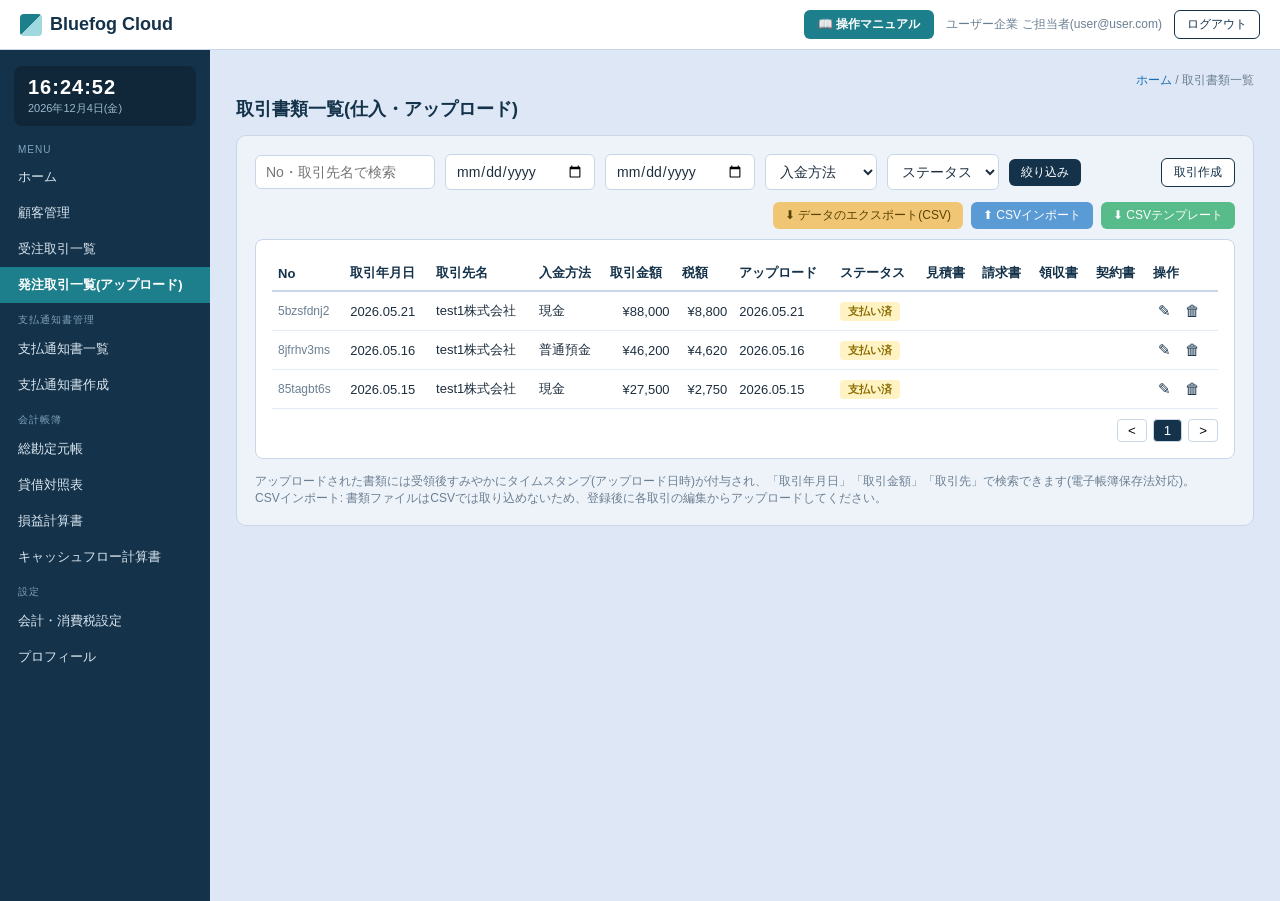
<file: 画面分割/purchases.html>
<!DOCTYPE html>
<html lang="ja">
<head>
<meta charset="UTF-8">
<meta name="viewport" content="width=device-width, initial-scale=1.0">
<title>Bluefog Cloud - 発注取引一覧(アップロード)</title>
<link rel="stylesheet" href="css/style.css">
</head>
<body>
<div id="app" style="display:block">
  <header class="topbar">
    <div class="brand"><span class="mark"></span>Bluefog Cloud</div>
    <div class="userbox">
      <a class="manual-link" href="manual.html" target="_blank" title="ユーザー利用マニュアルを開く">📖 操作マニュアル</a>
      <span id="userLabel">ユーザー企業 ご担当者(user@user.com)</span>
      <button class="btn ghost small" onclick="logout()">ログアウト</button>
    </div>
  </header>
  <div class="layout">
    <nav class="side" id="sideNav">

      <div class="clock"><div class="t" id="clockTime">11:54:18</div><div class="d" id="clockDate">2026年8月6日(木)</div></div>
      <div class="navttl">MENU</div>
      <a data-page="home" class="">ホーム</a>
      <a data-page="customers" class="">顧客管理</a>
      <a data-page="sales" class="">受注取引一覧</a>
      <a data-page="purchases" class="active">発注取引一覧(アップロード)</a>
      <div class="navttl">支払通知書管理</div>
      <a data-page="paynotices">支払通知書一覧</a>
      <a data-page="payform">支払通知書作成</a>
      <div class="navttl">会計帳簿</div>
      <a data-page="ledger">総勘定元帳</a>
      <a data-page="bs">貸借対照表</a>
      <a data-page="pl">損益計算書</a>
      <a data-page="cf">キャッシュフロー計算書</a>
      <div class="navttl">設定</div>
      <a data-page="settings">会計・消費税設定</a>
      <a data-page="profile">プロフィール</a>
    
    </nav>
    <main id="page">

    <div class="crumb"><a onclick="show('home')">ホーム</a> / 取引書類一覧</div>
    <h2 class="pagettl">取引書類一覧(仕入・アップロード)</h2>
    <div class="panel">
      <div class="toolbar">
        <input type="text" id="pQ" placeholder="No・取引先名で検索" value="">
        <input type="date" id="pF" title="発行日:開始日" value="" style="width:150px">
        <input type="date" id="pT" title="発行日:終了日" value="" style="width:150px">
        <select id="pM"><option value="">入金方法</option><option>現金</option><option>普通預金</option><option>当座預金</option><option>クレジット</option></select>
        <select id="pS"><option value="">ステータス</option><option>未払い</option><option>支払い済</option></select>
        <button class="btn small" onclick="purF={q:$('#pQ').value,from:$('#pF').value,to:$('#pT').value,method:$('#pM').value,status:$('#pS').value};show('purchases')">絞り込み</button>
        <span style="flex:1"></span>
        <button class="btn ghost small" onclick="purForm()">取引作成</button>
      </div>
      <div class="csvbar">
    <button class="btn yellow small" onclick="purCsvExport()">⬇ データのエクスポート(CSV)</button>
    <button class="btn blue small" onclick="$('#purCsvFile').click()">⬆ CSVインポート</button>
    <button class="btn green small" onclick="purCsvTemplate()">⬇ CSVテンプレート</button>
    <input type="file" id="purCsvFile" accept=".csv" style="display:none">
  </div>
      <div class="card" style="overflow-x:auto">
        <table class="list">
          <tbody><tr><th>No</th><th>取引年月日</th><th>取引先名</th><th>入金方法</th><th class="num">取引金額</th><th class="num">税額</th><th>アップロード</th><th>ステータス</th><th>見積書</th><th>請求書</th><th>領収書</th><th>契約書</th><th>操作</th></tr>
          <tr>
            <td class="muted">5bzsfdnj2</td>
            <td>2026.05.21</td>
            <td>test1株式会社</td>
            <td>現金</td>
            <td class="num">¥88,000</td>
            <td class="num">¥8,800</td>
            <td>2026.05.21</td>
            <td><span class="badge warn">支払い済</span></td>
            <td></td><td></td><td></td><td></td>
            <td><button class="icon-btn" title="編集" onclick="purForm('5bzsfdnj2')">✎</button>
                <button class="icon-btn" title="削除" onclick="purDel('5bzsfdnj2')">🗑</button></td>
          </tr><tr>
            <td class="muted">8jfrhv3ms</td>
            <td>2026.05.16</td>
            <td>test1株式会社</td>
            <td>普通預金</td>
            <td class="num">¥46,200</td>
            <td class="num">¥4,620</td>
            <td>2026.05.16</td>
            <td><span class="badge warn">支払い済</span></td>
            <td></td><td></td><td></td><td></td>
            <td><button class="icon-btn" title="編集" onclick="purForm('8jfrhv3ms')">✎</button>
                <button class="icon-btn" title="削除" onclick="purDel('8jfrhv3ms')">🗑</button></td>
          </tr><tr>
            <td class="muted">85tagbt6s</td>
            <td>2026.05.15</td>
            <td>test1株式会社</td>
            <td>現金</td>
            <td class="num">¥27,500</td>
            <td class="num">¥2,750</td>
            <td>2026.05.15</td>
            <td><span class="badge warn">支払い済</span></td>
            <td></td><td></td><td></td><td></td>
            <td><button class="icon-btn" title="編集" onclick="purForm('85tagbt6s')">✎</button>
                <button class="icon-btn" title="削除" onclick="purDel('85tagbt6s')">🗑</button></td>
          </tr>
        </tbody></table>
        <div class="pager"><button>&lt;</button><button class="cur">1</button><button>&gt;</button></div>
      </div>
      <div class="muted">アップロードされた書類には受領後すみやかにタイムスタンプ(アップロード日時)が付与され、「取引年月日」「取引金額」「取引先」で検索できます(電子帳簿保存法対応)。<br>CSVインポート: 書類ファイルはCSVでは取り込めないため、登録後に各取引の編集からアップロードしてください。</div>
    </div>
    </main>
  </div>
</div>

<div class="modal-bg" id="modalBg"><div class="modal" id="modalBox"></div></div>
<div id="invoicePrintArea"></div>
<script>window.INITIAL_PAGE="purchases";sessionStorage.setItem("bf_login","1");</script>
<script src="js/app.txt"></script>
</body>
</html>
</file>
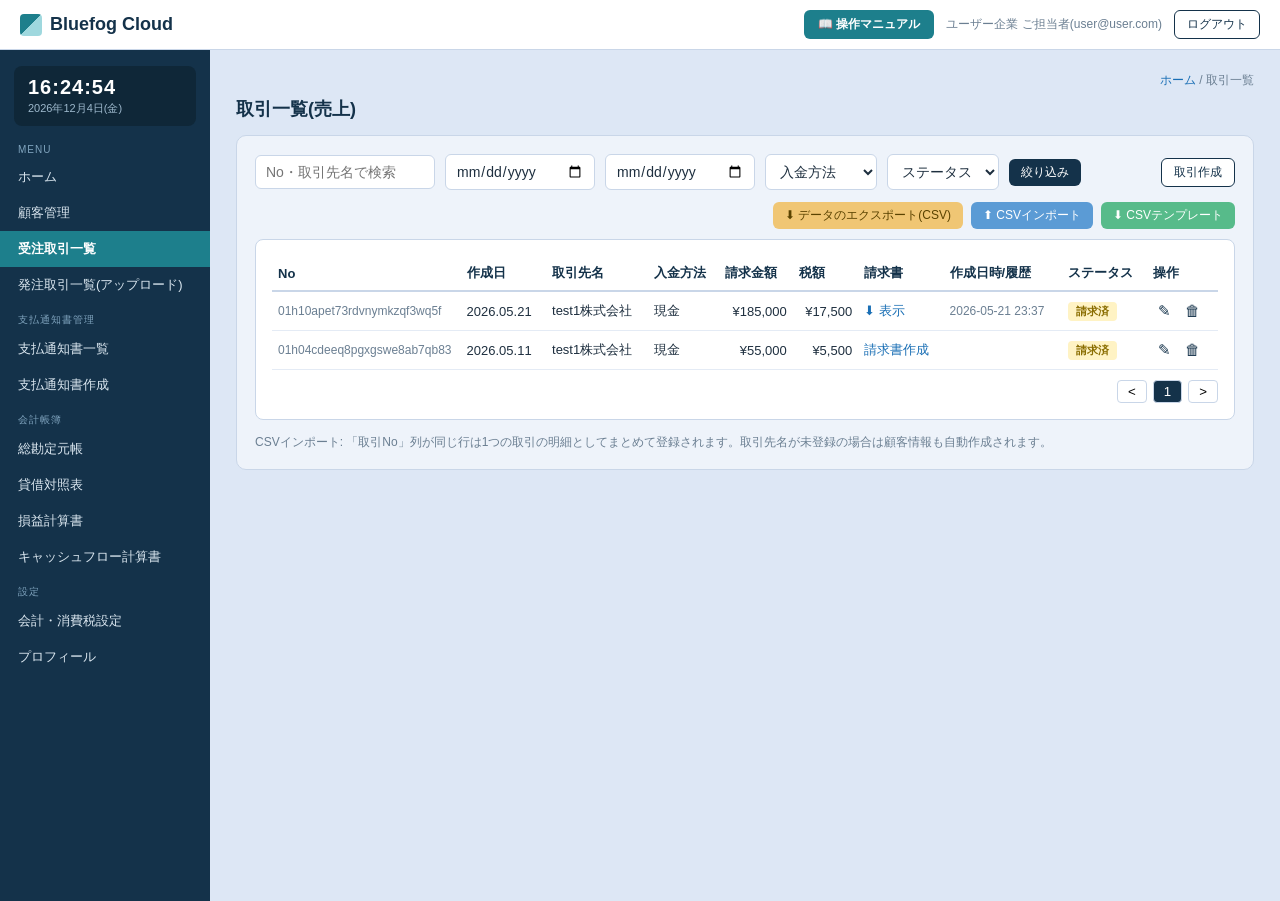
<file: 画面分割/sales.html>
<!DOCTYPE html>
<html lang="ja">
<head>
<meta charset="UTF-8">
<meta name="viewport" content="width=device-width, initial-scale=1.0">
<title>Bluefog Cloud - 受注取引一覧</title>
<link rel="stylesheet" href="css/style.css">
</head>
<body>
<div id="app" style="display:block">
  <header class="topbar">
    <div class="brand"><span class="mark"></span>Bluefog Cloud</div>
    <div class="userbox">
      <a class="manual-link" href="manual.html" target="_blank" title="ユーザー利用マニュアルを開く">📖 操作マニュアル</a>
      <span id="userLabel">ユーザー企業 ご担当者(user@user.com)</span>
      <button class="btn ghost small" onclick="logout()">ログアウト</button>
    </div>
  </header>
  <div class="layout">
    <nav class="side" id="sideNav">

      <div class="clock"><div class="t" id="clockTime">11:54:18</div><div class="d" id="clockDate">2026年8月6日(木)</div></div>
      <div class="navttl">MENU</div>
      <a data-page="home" class="">ホーム</a>
      <a data-page="customers" class="">顧客管理</a>
      <a data-page="sales" class="active">受注取引一覧</a>
      <a data-page="purchases">発注取引一覧(アップロード)</a>
      <div class="navttl">支払通知書管理</div>
      <a data-page="paynotices">支払通知書一覧</a>
      <a data-page="payform">支払通知書作成</a>
      <div class="navttl">会計帳簿</div>
      <a data-page="ledger">総勘定元帳</a>
      <a data-page="bs">貸借対照表</a>
      <a data-page="pl">損益計算書</a>
      <a data-page="cf">キャッシュフロー計算書</a>
      <div class="navttl">設定</div>
      <a data-page="settings">会計・消費税設定</a>
      <a data-page="profile">プロフィール</a>
    
    </nav>
    <main id="page">

    <div class="crumb"><a onclick="show('home')">ホーム</a> / 取引一覧</div>
    <h2 class="pagettl">取引一覧(売上)</h2>
    <div class="panel">
      <div class="toolbar">
        <input type="text" id="sQ" placeholder="No・取引先名で検索" value="">
        <input type="date" id="sF" title="作成日:開始日" value="" style="width:150px">
        <input type="date" id="sT" title="作成日:終了日" value="" style="width:150px">
        <select id="sM"><option value="">入金方法</option><option>現金</option><option>普通預金</option><option>当座預金</option><option>クレジット</option></select>
        <select id="sS"><option value="">ステータス</option><option>未請求</option><option>請求済</option><option>入金済</option><option>回収不能</option></select>
        <button class="btn small" onclick="saleF={q:$('#sQ').value,method:$('#sM').value,status:$('#sS').value,from:$('#sF').value,to:$('#sT').value};show('sales')">絞り込み</button>
        <span style="flex:1"></span>
        <button class="btn ghost small" onclick="saleForm()">取引作成</button>
      </div>
      <div class="csvbar">
    <button class="btn yellow small" onclick="saleCsvExport()">⬇ データのエクスポート(CSV)</button>
    <button class="btn blue small" onclick="$('#saleCsvFile').click()">⬆ CSVインポート</button>
    <button class="btn green small" onclick="saleCsvTemplate()">⬇ CSVテンプレート</button>
    <input type="file" id="saleCsvFile" accept=".csv" style="display:none">
  </div>
      <div class="card" style="overflow-x:auto">
        <table class="list">
          <tbody><tr><th>No</th><th>作成日</th><th>取引先名</th><th>入金方法</th><th class="num">請求金額</th><th class="num">税額</th><th>請求書</th><th>作成日時/履歴</th><th>ステータス</th><th>操作</th></tr>
          <tr>
            <td class="muted" style="max-width:170px;overflow:hidden;text-overflow:ellipsis">01h10apet73rdvnymkzqf3wq5f</td>
            <td>2026.05.21</td>
            <td>test1株式会社</td>
            <td>現金</td>
            <td class="num">¥185,000</td>
            <td class="num">¥17,500</td>
            <td><a onclick="invoiceView('01h10apet73rdvnymkzqf3wq5f')">⬇ 表示</a></td>
            <td class="muted">2026-05-21 23:37</td>
            <td><span class="badge warn">請求済</span></td>
            <td><button class="icon-btn" title="編集" onclick="saleForm('01h10apet73rdvnymkzqf3wq5f')">✎</button>
                <button class="icon-btn" title="削除" onclick="saleDel('01h10apet73rdvnymkzqf3wq5f')">🗑</button></td>
          </tr><tr>
            <td class="muted" style="max-width:170px;overflow:hidden;text-overflow:ellipsis">01h04cdeeq8pgxgswe8ab7qb83</td>
            <td>2026.05.11</td>
            <td>test1株式会社</td>
            <td>現金</td>
            <td class="num">¥55,000</td>
            <td class="num">¥5,500</td>
            <td><a onclick="invoiceView('01h04cdeeq8pgxgswe8ab7qb83')">請求書作成</a></td>
            <td class="muted"></td>
            <td><span class="badge warn">請求済</span></td>
            <td><button class="icon-btn" title="編集" onclick="saleForm('01h04cdeeq8pgxgswe8ab7qb83')">✎</button>
                <button class="icon-btn" title="削除" onclick="saleDel('01h04cdeeq8pgxgswe8ab7qb83')">🗑</button></td>
          </tr>
        </tbody></table>
        <div class="pager"><button>&lt;</button><button class="cur">1</button><button>&gt;</button></div>
      </div>
      <div class="muted">CSVインポート: 「取引No」列が同じ行は1つの取引の明細としてまとめて登録されます。取引先名が未登録の場合は顧客情報も自動作成されます。</div>
    </div>
    </main>
  </div>
</div>

<div class="modal-bg" id="modalBg"><div class="modal" id="modalBox"></div></div>
<div id="invoicePrintArea"></div>
<script>window.INITIAL_PAGE="sales";sessionStorage.setItem("bf_login","1");</script>
<script src="js/app.txt"></script>
</body>
</html>
</file>
<file: 画面分割/css/style.css>
:root{
  --navy:#14324a; --navy-2:#0f2738; --teal:#1d7f8c; --teal-light:#e3f2f4;
  --accent:#e8613c; --bg:#dde7f5; --panel:#eef3fa; --card:#ffffff;
  --line:#c9d6e8; --text:#1e2f3f; --muted:#6b7f92; --link:#1a6fb5;
  --ok:#2e9e5b; --warn-bg:#fff3c4; --warn-tx:#8a6d00; --paid-bg:#dcf5e5; --paid-tx:#1d7a45; --bad-bg:#fde0e0; --bad-tx:#b3261e;
  --danger:#c0392b;
}
*{box-sizing:border-box;margin:0;padding:0}
body{font-family:"Hiragino Kaku Gothic ProN","Hiragino Sans","Yu Gothic UI","Meiryo",sans-serif;background:var(--bg);color:var(--text);font-size:14px}
a{color:var(--link);text-decoration:none;cursor:pointer}
a:hover{text-decoration:underline}
button{font-family:inherit;cursor:pointer}
input,select,textarea{font-family:inherit;font-size:14px;padding:8px 10px;border:1px solid var(--line);border-radius:6px;background:#fff;color:var(--text);width:100%}
input:focus,select:focus,textarea:focus{outline:2px solid #7fb3d9;border-color:#7fb3d9}
/* ---------- login ---------- */
#loginView{min-height:100vh;display:flex;align-items:center;justify-content:center;background:var(--bg)}
.login-card{background:#fff;border-radius:10px;box-shadow:0 8px 30px rgba(20,50,74,.18);padding:38px 42px;width:380px}
.login-card h1{font-size:22px;color:var(--navy);text-align:center;letter-spacing:.5px}
.login-card .sub{text-align:center;color:var(--muted);font-size:12px;margin:6px 0 22px}
.login-card label{display:block;font-size:12px;color:var(--muted);margin:12px 0 4px}
.login-card .err{color:var(--danger);font-size:12px;margin-top:10px;min-height:16px;text-align:center}
.login-links{display:flex;justify-content:space-between;margin-top:14px;font-size:12px}
.btn{display:inline-block;background:var(--navy);color:#fff;border:none;border-radius:6px;padding:9px 18px;font-size:14px}
.btn:hover{background:var(--navy-2)}
.btn.block{width:100%;margin-top:20px}
.btn.ghost{background:#fff;color:var(--navy);border:1px solid var(--navy)}
.btn.ghost:hover{background:var(--panel)}
.btn.small{padding:5px 12px;font-size:12px}
.btn.accent{background:var(--teal)}
.btn.accent:hover{background:#166571}
.btn.danger{background:#fff;color:var(--danger);border:1px solid var(--danger)}
/* ---------- app layout ---------- */
#app{display:none;min-height:100vh}
header.topbar{display:flex;align-items:center;justify-content:space-between;background:#fff;border-bottom:1px solid var(--line);padding:10px 20px;position:sticky;top:0;z-index:20}
.brand{font-weight:700;font-size:18px;color:var(--navy);display:flex;align-items:center;gap:8px}
.brand .mark{width:22px;height:22px;border-radius:4px;background:linear-gradient(135deg,var(--teal) 50%,#9fd8de 50%)}
.userbox{font-size:12px;color:var(--muted);display:flex;align-items:center;gap:12px}
.manual-link{display:inline-block;background:var(--teal);color:#fff!important;border-radius:6px;padding:6px 14px;font-size:12px;font-weight:600;text-decoration:none!important}
.manual-link:hover{background:#166571}
.layout{display:flex;min-height:calc(100vh - 49px)}
nav.side{width:210px;background:var(--navy);color:#fff;padding:14px 0;flex-shrink:0}
nav.side .navttl{font-size:10px;letter-spacing:1px;color:#7fa3bd;padding:10px 18px 4px}
nav.side .clock{background:var(--navy-2);border-radius:8px;margin:2px 14px 8px;padding:10px 14px}
nav.side .clock .t{font-size:20px;font-weight:700;font-variant-numeric:tabular-nums;letter-spacing:1px}
nav.side .clock .d{font-size:11px;color:#9db8cc;margin-top:2px}
.csvbar{display:flex;gap:8px;justify-content:flex-end;margin-bottom:10px;flex-wrap:wrap}
.btn.yellow{background:#f0c674;color:#5a4300}.btn.yellow:hover{background:#e6b85c}
.btn.blue{background:#5b9bd5}.btn.blue:hover{background:#4a89c4}
.btn.green{background:#57bb8a}.btn.green:hover{background:#46a878}
.secttl{font-size:15px;font-weight:700;color:var(--navy);margin:0 0 10px}
.secttl .n{display:inline-block;margin-right:8px}
nav.side a{display:block;color:#dbe7f0;padding:9px 18px;font-size:13px;text-decoration:none}
nav.side a:hover{background:var(--navy-2)}
nav.side a.active{background:var(--teal);color:#fff;font-weight:600}
main#page{flex:1;padding:22px 26px;max-width:1150px}
.crumb{font-size:12px;color:var(--muted);text-align:right;margin-bottom:8px}
.crumb a{color:var(--link)}
h2.pagettl{font-size:18px;color:var(--navy);margin-bottom:14px}
.panel{background:var(--panel);border:1px solid var(--line);border-radius:10px;padding:18px}
.card{background:var(--card);border:1px solid var(--line);border-radius:8px;padding:16px;margin-bottom:14px}
.toolbar{display:flex;gap:10px;flex-wrap:wrap;align-items:center;margin-bottom:12px}
.toolbar input[type=text]{flex:1;min-width:180px}
.toolbar select{width:auto}
.right{display:flex;justify-content:flex-end;margin:10px 0}
table.list{width:100%;border-collapse:collapse;background:#fff;font-size:13px}
table.list th{color:var(--navy);font-weight:600;text-align:left;border-bottom:2px solid var(--line);padding:8px 6px;white-space:nowrap}
table.list td{border-bottom:1px solid #e4ebf5;padding:8px 6px;vertical-align:middle}
table.list tr:hover td{background:#f4f8fd}
.num{text-align:right;font-variant-numeric:tabular-nums}
.badge{display:inline-block;border-radius:4px;padding:2px 8px;font-size:11px;font-weight:600;white-space:nowrap}
.badge.warn{background:var(--warn-bg);color:var(--warn-tx)}
.badge.paid{background:var(--paid-bg);color:var(--paid-tx)}
.badge.bad{background:var(--bad-bg);color:var(--bad-tx)}
.badge.gray{background:#e8edf4;color:var(--muted)}
.icon-btn{background:none;border:none;font-size:15px;padding:2px 5px;color:var(--navy)}
.icon-btn:hover{color:var(--accent)}
.req{background:var(--danger);color:#fff;font-size:10px;border-radius:3px;padding:1px 5px;margin-right:6px;vertical-align:middle}
.field{margin-bottom:14px;max-width:560px}
.field>label{display:block;font-size:12px;font-weight:600;color:var(--navy);margin-bottom:5px}
.formfoot{display:flex;gap:10px;margin-top:18px}
.grid2{display:grid;grid-template-columns:1fr 1fr;gap:0 24px}
.cards{display:grid;grid-template-columns:repeat(auto-fit,minmax(200px,1fr));gap:12px;margin-bottom:16px}
.stat{background:#fff;border:1px solid var(--line);border-radius:8px;padding:14px}
.stat .t{font-size:12px;color:var(--muted)}
.stat .v{font-size:20px;font-weight:700;color:var(--navy);margin-top:4px}
.notice li{list-style:none;border-bottom:1px solid #e4ebf5;padding:8px 2px;font-size:13px}
.notice .d{color:var(--muted);font-size:11px;margin-right:10px}
.pager{display:flex;gap:6px;justify-content:flex-end;margin-top:10px}
.pager button{border:1px solid var(--line);background:#fff;border-radius:4px;padding:3px 10px}
.pager button.cur{background:var(--navy);color:#fff}
.muted{color:var(--muted);font-size:12px}
.upload-box{border:2px dashed var(--line);border-radius:8px;background:#fff;padding:14px;text-align:center;font-size:12px;color:var(--muted)}
.upload-box.has{border-color:var(--teal);color:var(--teal)}
/* ---------- ledger tables ---------- */
table.sheet{width:100%;border-collapse:collapse;background:#fff;font-size:13px}
table.sheet th{background:#eef2f8;border:1px solid var(--line);padding:6px;color:var(--navy);font-weight:600}
table.sheet td{border:1px solid var(--line);padding:4px}
table.sheet td input,table.sheet td select{border:none;border-radius:0;padding:5px 6px;background:transparent}
table.sheet td input:focus{outline:2px solid #7fb3d9}
table.sheet td.total{font-weight:700;background:#f4f8fd}
.sheet-head{display:flex;align-items:center;gap:12px;margin-bottom:10px;flex-wrap:wrap}
.sheet-head .ttl{font-weight:700;color:var(--navy);font-size:15px}
.sheet-head .unit{margin-left:auto;font-size:11px;color:var(--muted)}
.lgLayout{display:flex;gap:16px;align-items:flex-start;flex-wrap:wrap}
.lgSide{display:flex;flex-direction:column;gap:10px;width:180px;flex-shrink:0}
.tabbar{display:flex;gap:4px;border-bottom:1px solid var(--line);margin-bottom:14px}
.tabbar a{padding:8px 16px;cursor:pointer;color:var(--muted);font-weight:600;font-size:14px;border-bottom:2px solid transparent}
.tabbar a.active{color:var(--navy);border-bottom-color:var(--navy)}
/* ---------- modal ---------- */
.modal-bg{position:fixed;inset:0;background:rgba(15,39,56,.45);display:none;align-items:center;justify-content:center;z-index:50}
.modal-bg.open{display:flex}
.modal{background:#fff;border-radius:10px;padding:24px;width:min(720px,94vw);max-height:90vh;overflow:auto}
.modal h3{color:var(--navy);margin-bottom:14px;font-size:16px}
/* ---------- invoice ---------- */
.invoice{background:#fff;padding:34px;max-width:760px;margin:0 auto;border:1px solid var(--line)}
.invoice h1{text-align:center;font-size:26px;letter-spacing:10px;margin-bottom:22px;color:var(--text)}
.inv-head{display:flex;justify-content:space-between;gap:20px;margin-bottom:10px;font-size:13px}
.inv-total{font-size:16px;font-weight:700;border-bottom:2px solid var(--text);display:inline-block;padding:4px 30px 4px 4px;margin-top:8px}
table.inv{width:100%;border-collapse:collapse;font-size:13px;margin-top:14px}
table.inv th{background:var(--navy);color:#fff;padding:7px 8px;border:1px solid var(--navy);font-weight:600}
table.inv td{border:1px solid #ccc;padding:7px 8px}
table.inv tr.inv-total-row td{background:#eef2f8;font-weight:700}
.inv-breakdown{margin-top:6px;display:flex;justify-content:flex-end}
.inv-breakdown table{border-collapse:collapse;font-size:12px}
.inv-breakdown td{padding:3px 6px;white-space:nowrap}
.inv-breakdown td.num{text-align:right;font-variant-numeric:tabular-nums}
.inv-note{font-size:11px;color:var(--muted);margin-top:6px}
.inv-bigtotal{text-align:right;margin:22px 0 6px;font-size:13px}
.inv-bigtotal .amt{font-size:24px;font-weight:700;color:var(--text);letter-spacing:1px;margin-left:10px}
.inv-due{text-align:right;font-size:12px;color:var(--muted);margin-bottom:16px}
@media print{
  body{background:#fff}
  body.printing-invoice #app,body.printing-invoice #loginView{display:none!important}
  #invoicePrintArea{display:block!important}
  .no-print{display:none!important}
}
#invoicePrintArea{display:none}
@media(max-width:800px){.layout{flex-direction:column}nav.side{width:100%;display:flex;flex-wrap:wrap}nav.side .navttl{display:none}.grid2{grid-template-columns:1fr}}
</file>
